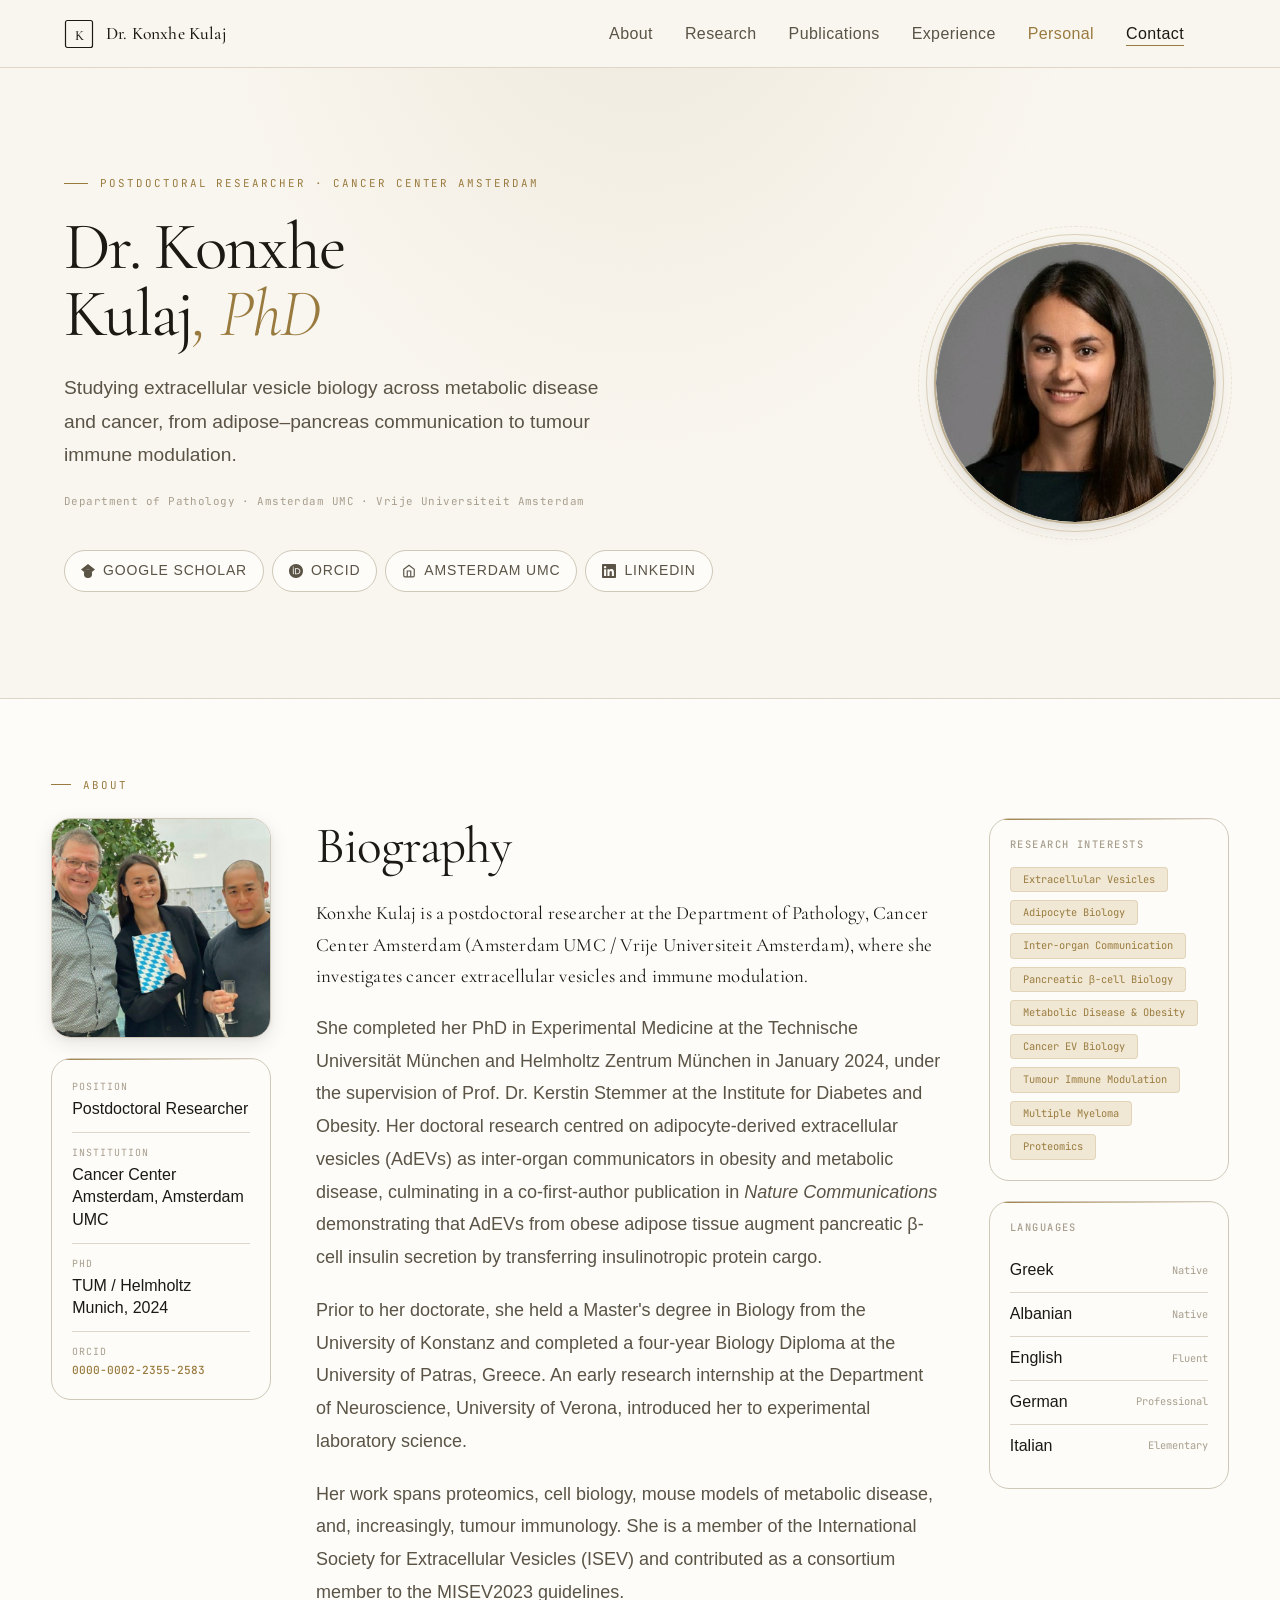
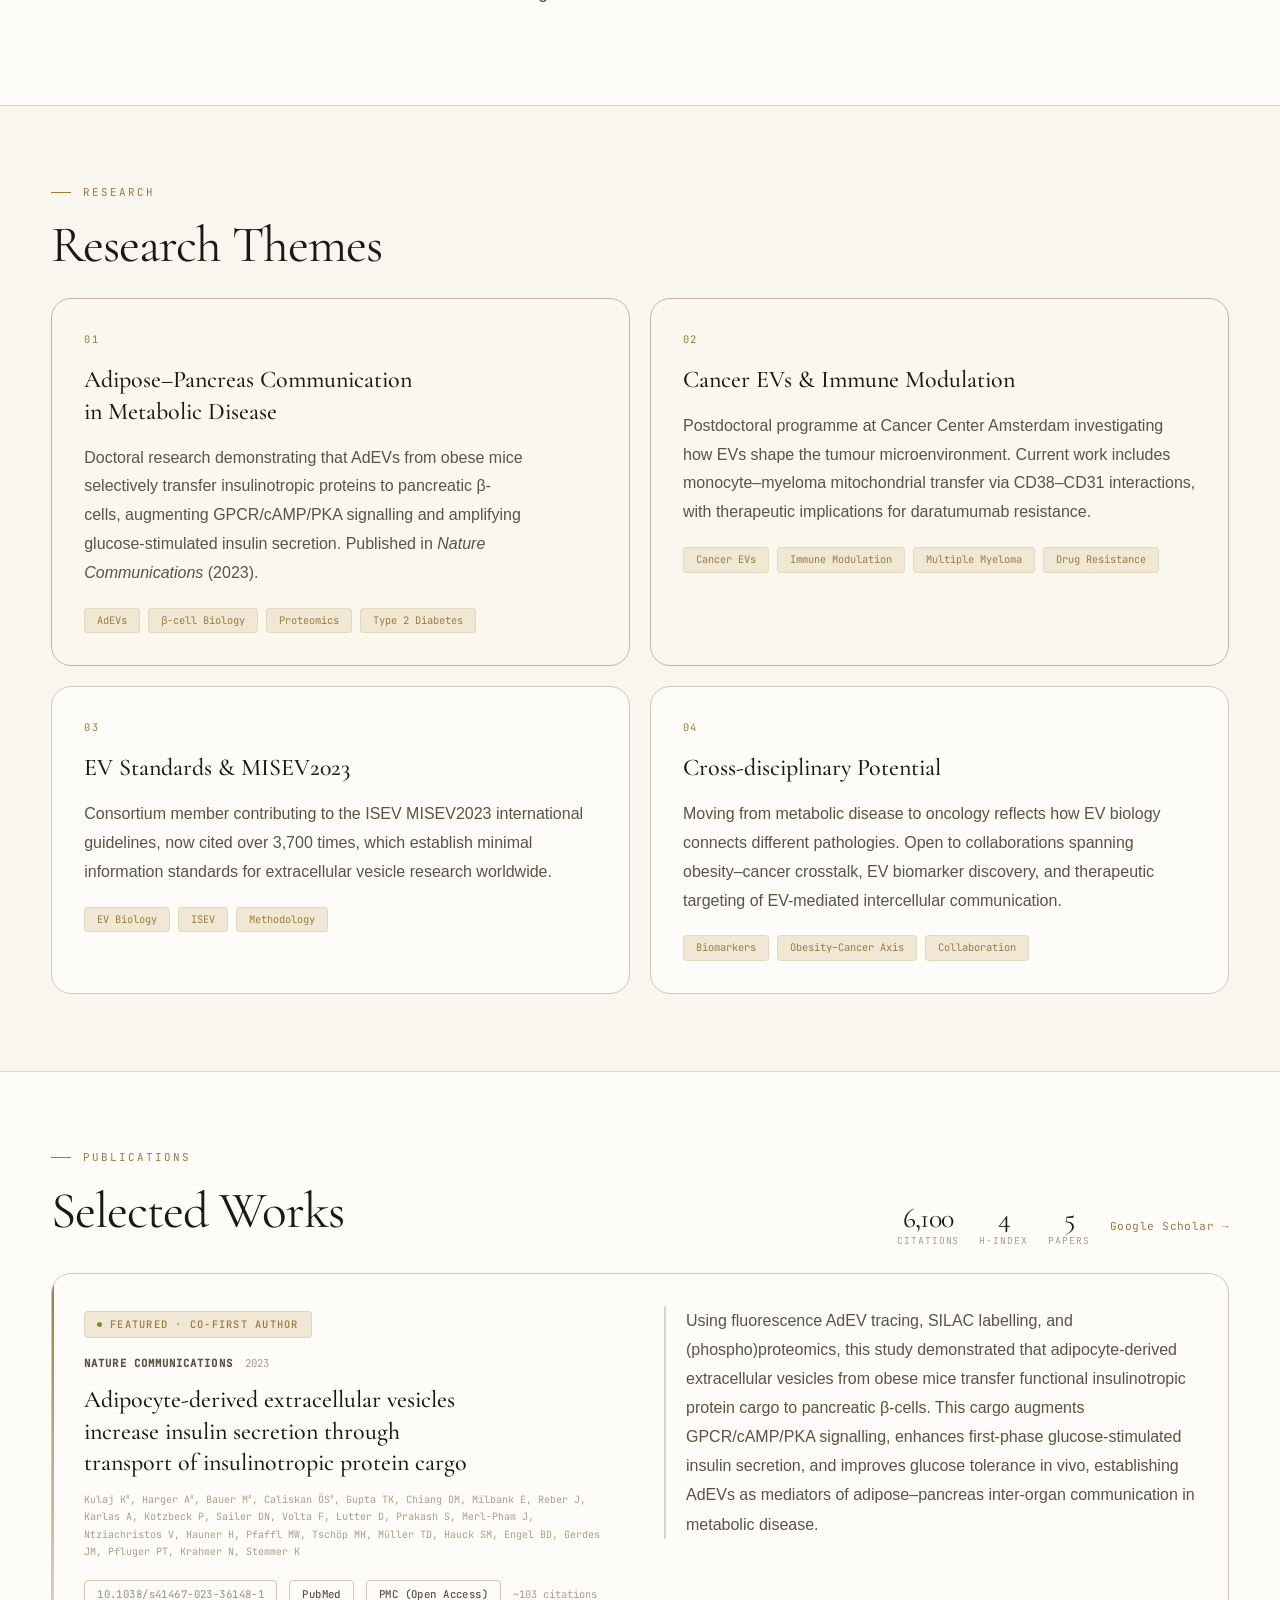
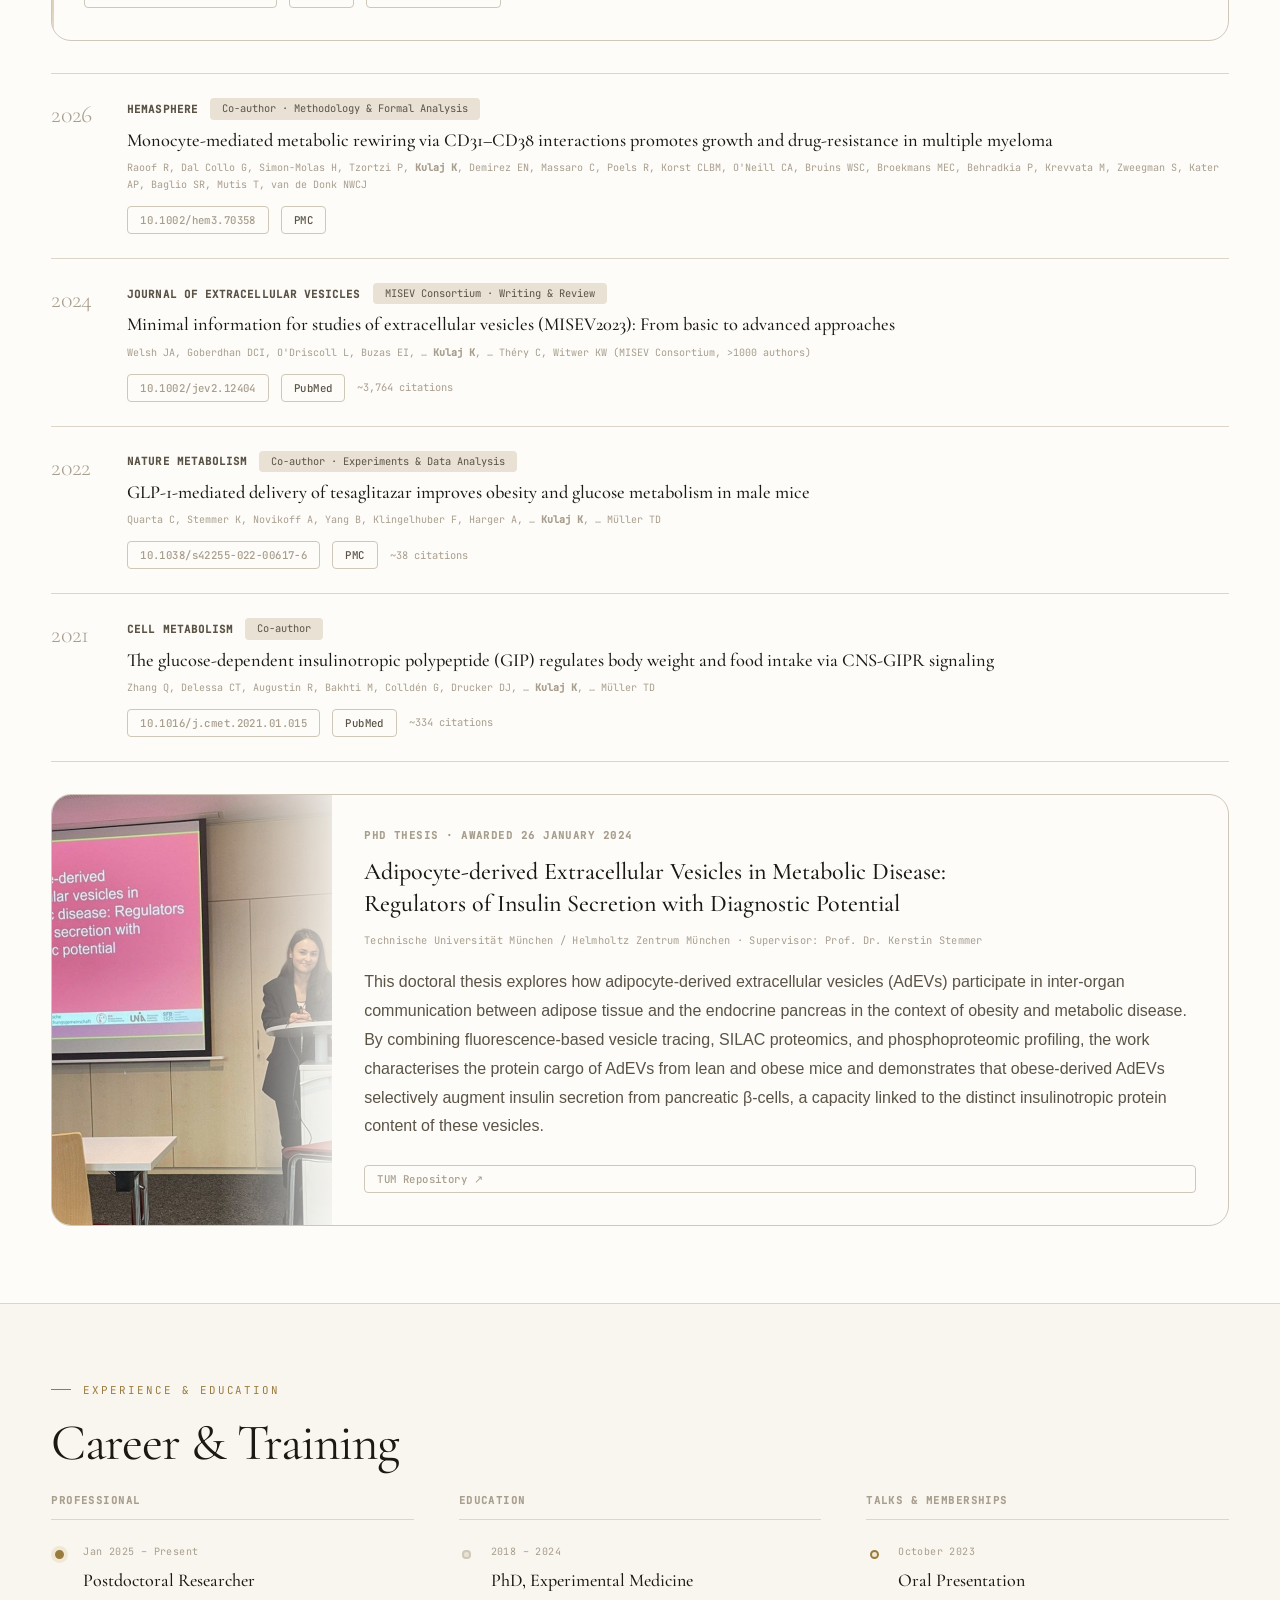
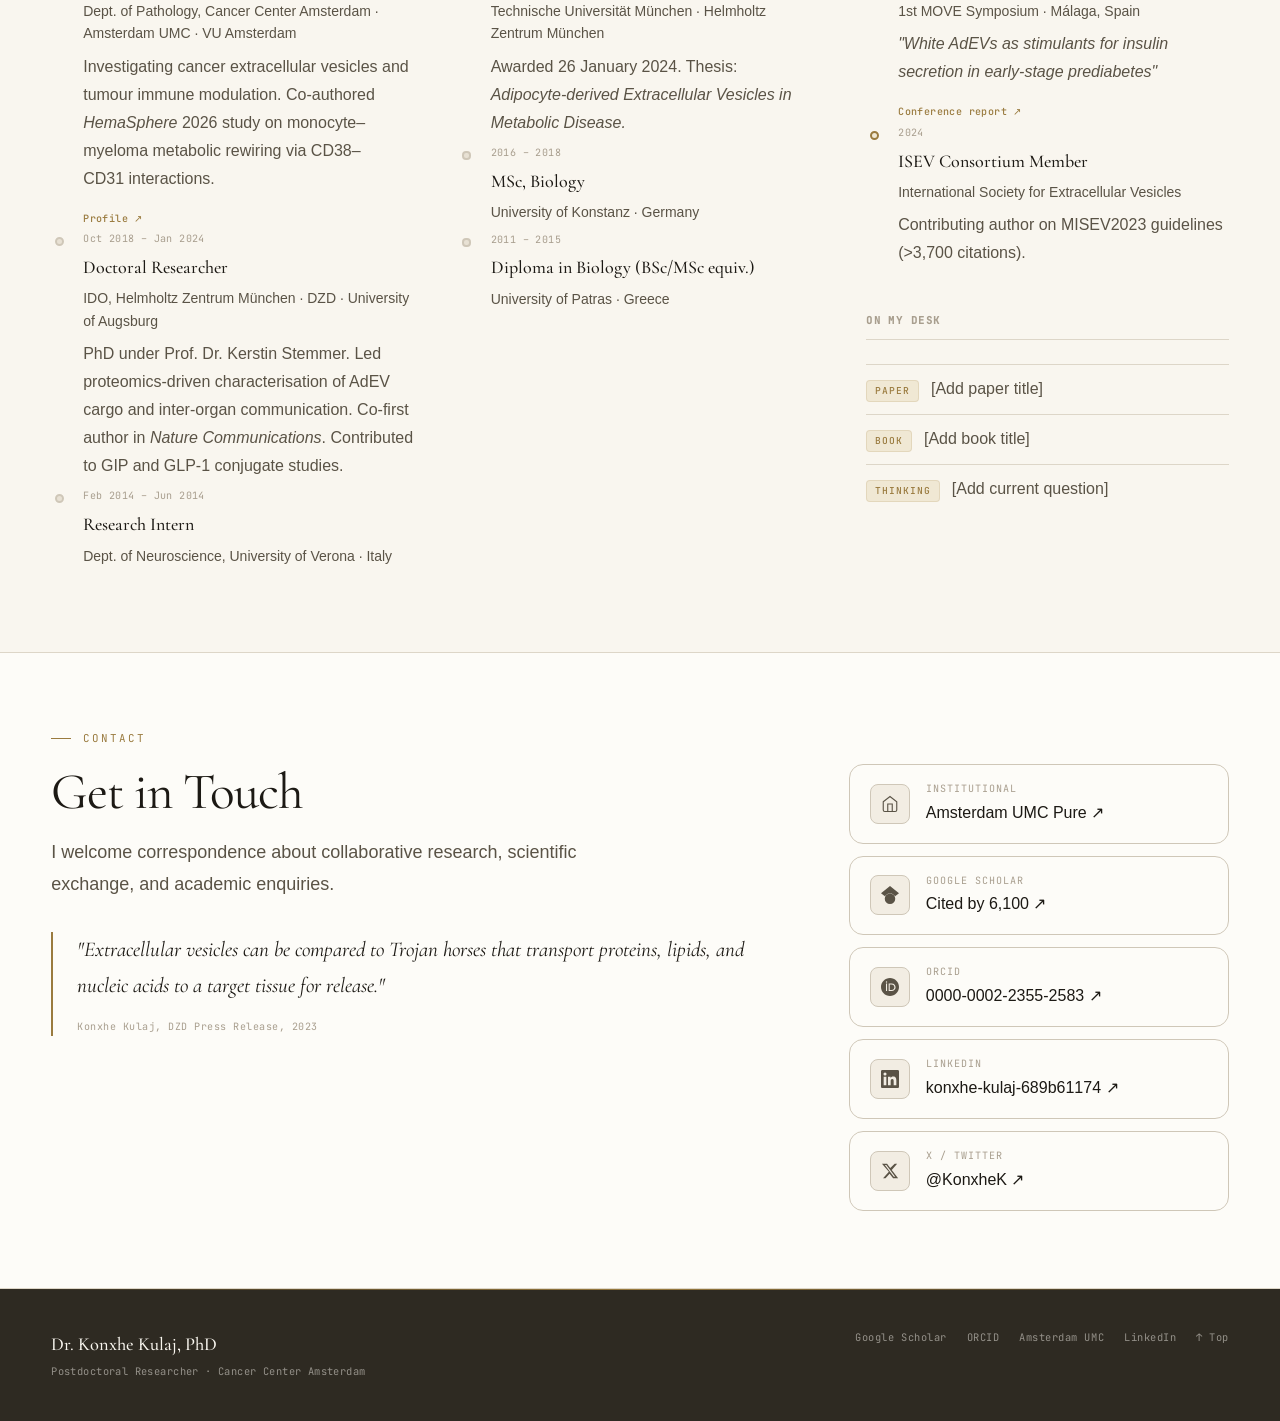
<file: index.html>
<!DOCTYPE html>
<html lang="en" data-theme="light">
<head>
  <meta charset="UTF-8" />
  <meta name="viewport" content="width=device-width, initial-scale=1.0" />
  <title>Dr. Konxhe Kulaj, PhD | Postdoctoral Researcher, Cancer Center Amsterdam</title>
  <meta name="description" content="Dr. Konxhe Kulaj is a postdoctoral researcher at Cancer Center Amsterdam (Amsterdam UMC) specialising in extracellular vesicle biology, metabolic disease, and cancer immunology." />
  <meta property="og:title" content="Dr. Konxhe Kulaj, PhD" />
  <meta property="og:description" content="Postdoctoral Researcher at Cancer Center Amsterdam · Extracellular Vesicles · Metabolic Disease · Cancer Immunology" />
  <meta property="og:type" content="website" />
  <link rel="canonical" href="https://konxhekulaj.com/" />
  <meta property="og:url" content="https://konxhekulaj.com/" />
  <meta property="og:site_name" content="Dr. Konxhe Kulaj" />
  <meta property="og:image" content="https://konxhekulaj.com/og-image.png" />
  <meta property="og:image:width" content="1200" />
  <meta property="og:image:height" content="630" />
  <meta name="twitter:card" content="summary_large_image" />
  <meta name="twitter:title" content="Dr. Konxhe Kulaj, PhD" />
  <meta name="twitter:description" content="Postdoctoral Researcher at Cancer Center Amsterdam · Extracellular Vesicles · Metabolic Disease · Cancer Immunology" />
  <meta name="twitter:image" content="https://konxhekulaj.com/og-image.png" />
  <link rel="icon" href="favicon.svg" type="image/svg+xml" />
  <link rel="apple-touch-icon" href="apple-touch-icon.png" />
  <meta name="theme-color" content="#f9f6ef" />
  <meta name="author" content="Konxhe Kulaj" />

  <link rel="stylesheet" href="fonts/fonts.css" />
  <link href="https://api.fontshare.com/v2/css?f[]=switzer@300,400,450,500,600&display=swap" rel="stylesheet" />

  <script type="application/ld+json">
  {
    "@context": "https://schema.org",
    "@type": "Person",
    "name": "Konxhe Kulaj",
    "honorificPrefix": "Dr.",
    "honorificSuffix": "PhD",
    "jobTitle": "Postdoctoral Researcher",
    "worksFor": { "@type": "Organization", "name": "Cancer Center Amsterdam, Amsterdam UMC" },
    "alumniOf": [
      {"@type": "EducationalOrganization", "name": "Technische Universität München"},
      {"@type": "EducationalOrganization", "name": "University of Konstanz"},
      {"@type": "EducationalOrganization", "name": "University of Patras"}
    ],
    "sameAs": [
      "https://orcid.org/0000-0002-2355-2583",
      "https://scholar.google.com/citations?user=rQQsSL4AAAAJ",
      "https://www.linkedin.com/in/konxhe-kulaj-689b61174/",
      "https://pure.amsterdamumc.nl/en/persons/konxhe-kulaj/"
    ]
  }
  </script>
  <link rel="stylesheet" href="style.css" />
</head>
<body>

  <!-- NAV -->
  <header class="site-header" id="site-header">
    <div class="header-inner">
      <a href="#top" class="site-logo" aria-label="Dr. Konxhe Kulaj, home">
        <svg width="30" height="30" viewBox="0 0 30 30" fill="none" aria-hidden="true">
          <rect x="1.5" y="1.5" width="27" height="27" rx="2" stroke="currentColor" stroke-width="1.2"/>
          <text x="15" y="21" text-anchor="middle" font-family="Cormorant Garamond,Georgia,serif" font-size="14" font-weight="500" fill="currentColor">K</text>
        </svg>
        <span class="logo-text">Dr. Konxhe Kulaj</span>
      </a>
      <nav class="site-nav" aria-label="Main navigation">
        <ul role="list">
          <li><a href="#about">About</a></li>
          <li><a href="#research">Research</a></li>
          <li><a href="#publications">Publications</a></li>
          <li><a href="#experience">Experience</a></li>
          <li><a href="personal.html" class="nav-personal">Personal</a></li>
          <li><a href="#contact">Contact</a></li>
        </ul>
      </nav>
      <div class="header-actions">
        <button class="mobile-menu-toggle" aria-label="Open menu" aria-expanded="false" aria-controls="mobile-nav" id="menu-btn">
          <span></span><span></span><span></span>
        </button>
      </div>
    </div>
    <div class="mobile-nav" id="mobile-nav" hidden>
      <ul role="list">
        <li><a href="#about">About</a></li>
        <li><a href="#research">Research</a></li>
        <li><a href="#publications">Publications</a></li>
        <li><a href="#experience">Experience</a></li>
        <li><a href="personal.html">Personal</a></li>
        <li><a href="#contact">Contact</a></li>
      </ul>
    </div>
  </header>

  <main id="top">

    <!-- HERO -->
    <section class="hero" aria-labelledby="hero-name">
      <div class="hero-inner">
        <div class="hero-left">
          <p class="hero-eyebrow">Postdoctoral Researcher · Cancer Center Amsterdam</p>
          <h1 class="hero-name" id="hero-name">Dr. Konxhe<br>Kulaj<span class="hero-phd">, PhD</span></h1>
          <p class="hero-statement">Studying extracellular vesicle biology across metabolic disease and cancer, from adipose–pancreas communication to tumour immune modulation.</p>
          <p class="hero-affil">Department of Pathology · Amsterdam UMC · Vrije Universiteit Amsterdam</p>
          <div class="hero-links">
            <a href="https://scholar.google.com/citations?user=rQQsSL4AAAAJ&hl=en" target="_blank" rel="noopener" class="hero-link">
              <svg width="14" height="14" viewBox="0 0 24 24" fill="currentColor" aria-hidden="true"><path d="M5.242 13.769L0 9.5 12 0l12 9.5-5.242 4.269C17.548 11.249 14.978 9.5 12 9.5c-2.977 0-5.548 1.748-6.758 4.269zM12 10a7 7 0 1 0 0 14 7 7 0 0 0 0-14z"/></svg>
              Google Scholar
            </a>
            <a href="https://orcid.org/0000-0002-2355-2583" target="_blank" rel="noopener" class="hero-link">
              <svg width="14" height="14" viewBox="0 0 24 24" fill="currentColor" aria-hidden="true"><path d="M12 0C5.372 0 0 5.372 0 12s5.372 12 12 12 12-5.372 12-12S18.628 0 12 0zM7.369 4.378c.525 0 .947.431.947.947s-.422.947-.947.947a.95.95 0 0 1-.947-.947c0-.525.422-.947.947-.947zm-.722 3.038h1.444v10.041H6.647V7.416zm3.562 0h3.9c3.712 0 5.344 2.653 5.344 5.025 0 2.578-2.016 5.016-5.325 5.016h-3.919V7.416zm1.444 1.303v7.444h2.297c3.272 0 3.872-2.484 3.872-3.722 0-2.016-1.266-3.722-3.872-3.722h-2.297z"/></svg>
              ORCID
            </a>
            <a href="https://pure.amsterdamumc.nl/en/persons/konxhe-kulaj/" target="_blank" rel="noopener" class="hero-link">
              <svg width="14" height="14" viewBox="0 0 24 24" fill="none" stroke="currentColor" stroke-width="2" aria-hidden="true"><path d="M3 9l9-7 9 7v11a2 2 0 0 1-2 2H5a2 2 0 0 1-2-2z"/><polyline points="9,22 9,12 15,12 15,22"/></svg>
              Amsterdam UMC
            </a>
            <a href="https://www.linkedin.com/in/konxhe-kulaj-689b61174/" target="_blank" rel="noopener" class="hero-link">
              <svg width="14" height="14" viewBox="0 0 24 24" fill="currentColor" aria-hidden="true"><path d="M20.447 20.452h-3.554v-5.569c0-1.328-.027-3.037-1.852-3.037-1.853 0-2.136 1.445-2.136 2.939v5.667H9.351V9h3.414v1.561h.046c.477-.9 1.637-1.85 3.37-1.85 3.601 0 4.267 2.37 4.267 5.455v6.286zM5.337 7.433a2.062 2.062 0 0 1-2.063-2.065 2.064 2.064 0 1 1 2.063 2.065zm1.782 13.019H3.555V9h3.564v11.452zM22.225 0H1.771C.792 0 0 .774 0 1.729v20.542C0 23.227.792 24 1.771 24h20.451C23.2 24 24 23.227 24 22.271V1.729C24 .774 23.2 0 22.222 0h.003z"/></svg>
              LinkedIn
            </a>
            <!-- CV button hidden until a public (no private details) CV exists. Restore by removing these comment markers.
            <a href="#contact" class="hero-link hero-link--cv">
              <svg width="14" height="14" viewBox="0 0 24 24" fill="none" stroke="currentColor" stroke-width="2" aria-hidden="true"><path d="M14 2H6a2 2 0 0 0-2 2v16a2 2 0 0 0 2 2h12a2 2 0 0 0 2-2V8z"/><polyline points="14,2 14,8 20,8"/></svg>
              CV
            </a>
            -->
          </div>
        </div>

        <div class="hero-right" aria-hidden="true">
          <div class="portrait-ring">
            <div class="portrait-circle">
              <img src="portrait-circle.png" alt="Dr. Konxhe Kulaj, PhD" loading="eager" />
            </div>
          </div>
        </div>
      </div>
    </section>

    <!-- ABOUT -->
    <section class="section section--alt" id="about" aria-labelledby="about-h">
      <div class="wide-container">
        <div class="section-label">About</div>
        <div class="about-layout">

          <div class="about-aside">
            <figure class="about-photo">
              <img src="photo-celebration.jpg" alt="Dr. Konxhe Kulaj at her PhD defence celebration, TUM, January 2024" loading="lazy" />
              <figcaption>PhD defence · TUM · January 2024</figcaption>
            </figure>
            <div class="quick-facts">
              <div class="qf-row">
                <span class="qf-label">Position</span>
                <span class="qf-val">Postdoctoral Researcher</span>
              </div>
              <div class="qf-row">
                <span class="qf-label">Institution</span>
                <span class="qf-val">Cancer Center Amsterdam, Amsterdam UMC</span>
              </div>
              <div class="qf-row">
                <span class="qf-label">PhD</span>
                <span class="qf-val">TUM / Helmholtz Munich, 2024</span>
              </div>
              <div class="qf-row">
                <span class="qf-label">ORCID</span>
                <a class="qf-val qf-link" href="https://orcid.org/0000-0002-2355-2583" target="_blank" rel="noopener">0000-0002-2355-2583</a>
              </div>
            </div>
          </div>

          <div class="about-bio">
            <h2 class="section-title" id="about-h">Biography</h2>
            <p class="about-lead">Konxhe Kulaj is a postdoctoral researcher at the Department of Pathology, Cancer Center Amsterdam (Amsterdam UMC / Vrije Universiteit Amsterdam), where she investigates cancer extracellular vesicles and immune modulation.</p>
            <p>She completed her PhD in Experimental Medicine at the Technische Universität München and Helmholtz Zentrum München in January 2024, under the supervision of Prof. Dr. Kerstin Stemmer at the Institute for Diabetes and Obesity. Her doctoral research centred on adipocyte-derived extracellular vesicles (AdEVs) as inter-organ communicators in obesity and metabolic disease, culminating in a co-first-author publication in <em>Nature Communications</em> demonstrating that AdEVs from obese adipose tissue augment pancreatic β-cell insulin secretion by transferring insulinotropic protein cargo.</p>
            <p>Prior to her doctorate, she held a Master's degree in Biology from the University of Konstanz and completed a four-year Biology Diploma at the University of Patras, Greece. An early research internship at the Department of Neuroscience, University of Verona, introduced her to experimental laboratory science.</p>
            <p>Her work spans proteomics, cell biology, mouse models of metabolic disease, and, increasingly, tumour immunology. She is a member of the International Society for Extracellular Vesicles (ISEV) and contributed as a consortium member to the MISEV2023 guidelines.</p>
          </div>

          <div class="about-meta">
            <div class="sidebar-card">
              <h3>Research Interests</h3>
              <ul class="keyword-list" role="list">
                <li>Extracellular Vesicles</li>
                <li>Adipocyte Biology</li>
                <li>Inter-organ Communication</li>
                <li>Pancreatic β-cell Biology</li>
                <li>Metabolic Disease &amp; Obesity</li>
                <li>Cancer EV Biology</li>
                <li>Tumour Immune Modulation</li>
                <li>Multiple Myeloma</li>
                <li>Proteomics</li>
              </ul>
            </div>
            <div class="sidebar-card">
              <h3>Languages</h3>
              <ul class="lang-list" role="list">
                <li><span>Greek</span><span class="lang-level">Native</span></li>
                <li><span>Albanian</span><span class="lang-level">Native</span></li>
                <li><span>English</span><span class="lang-level">Fluent</span></li>
                <li><span>German</span><span class="lang-level">Professional</span></li>
                <li><span>Italian</span><span class="lang-level">Elementary</span></li>
              </ul>
            </div>
          </div>

        </div>
      </div>
    </section>

    <!-- RESEARCH -->
    <section class="section" id="research" aria-labelledby="research-h">
      <div class="wide-container">
        <div class="section-label">Research</div>
        <h2 class="section-title" id="research-h">Research Themes</h2>
        <div class="research-grid">
          <article class="research-card research-card--featured">
            <div class="research-card__num">01</div>
            <h3 class="research-card__title">Adipose–Pancreas Communication in Metabolic Disease</h3>
            <p class="research-card__body">Doctoral research demonstrating that AdEVs from obese mice selectively transfer insulinotropic proteins to pancreatic β-cells, augmenting GPCR/cAMP/PKA signalling and amplifying glucose-stimulated insulin secretion. Published in <em>Nature Communications</em> (2023).</p>
            <div class="research-card__tags"><span>AdEVs</span><span>β-cell Biology</span><span>Proteomics</span><span>Type 2 Diabetes</span></div>
          </article>
          <article class="research-card research-card--featured">
            <div class="research-card__num">02</div>
            <h3 class="research-card__title">Cancer EVs &amp; Immune Modulation</h3>
            <p class="research-card__body">Postdoctoral programme at Cancer Center Amsterdam investigating how EVs shape the tumour microenvironment. Current work includes monocyte–myeloma mitochondrial transfer via CD38–CD31 interactions, with therapeutic implications for daratumumab resistance.</p>
            <div class="research-card__tags"><span>Cancer EVs</span><span>Immune Modulation</span><span>Multiple Myeloma</span><span>Drug Resistance</span></div>
          </article>
          <article class="research-card">
            <div class="research-card__num">03</div>
            <h3 class="research-card__title">EV Standards &amp; MISEV2023</h3>
            <p class="research-card__body">Consortium member contributing to the ISEV MISEV2023 international guidelines, now cited over 3,700 times, which establish minimal information standards for extracellular vesicle research worldwide.</p>
            <div class="research-card__tags"><span>EV Biology</span><span>ISEV</span><span>Methodology</span></div>
          </article>
          <article class="research-card">
            <div class="research-card__num">04</div>
            <h3 class="research-card__title">Cross-disciplinary Potential</h3>
            <p class="research-card__body">Moving from metabolic disease to oncology reflects how EV biology connects different pathologies. Open to collaborations spanning obesity–cancer crosstalk, EV biomarker discovery, and therapeutic targeting of EV-mediated intercellular communication.</p>
            <div class="research-card__tags"><span>Biomarkers</span><span>Obesity–Cancer Axis</span><span>Collaboration</span></div>
          </article>
        </div>
      </div>
    </section>

    <!-- PUBLICATIONS -->
    <section class="section section--alt" id="publications" aria-labelledby="pub-h">
      <div class="wide-container">
        <div class="section-label">Publications</div>
        <div class="pub-header">
          <h2 class="section-title" id="pub-h">Selected Works</h2>
          <div class="pub-metrics-inline">
            <div class="pmi"><span class="pmi-num">6,100</span><span class="pmi-label">Citations</span></div>
            <div class="pmi"><span class="pmi-num">4</span><span class="pmi-label">h-index</span></div>
            <div class="pmi"><span class="pmi-num">5</span><span class="pmi-label">Papers</span></div>
            <a href="https://scholar.google.com/citations?user=rQQsSL4AAAAJ&hl=en" target="_blank" rel="noopener" class="pmi-link">Google Scholar →</a>
          </div>
        </div>

        <div class="pub-featured">
          <div class="pub-featured__left">
            <div class="pub-featured__badge">Featured · Co-first Author</div>
            <div class="pub-featured__meta"><span class="pub-journal">Nature Communications</span><span class="pub-year">2023</span></div>
            <h3 class="pub-featured__title">Adipocyte-derived extracellular vesicles increase insulin secretion through transport of insulinotropic protein cargo</h3>
            <p class="pub-featured__authors">Kulaj K<sup>#</sup>, Harger A<sup>#</sup>, Bauer M<sup>#</sup>, Caliskan ÖS<sup>#</sup>, Gupta TK, Chiang DM, Milbank E, Reber J, Karlas A, Kotzbeck P, Sailer DN, Volta F, Lutter D, Prakash S, Merl-Pham J, Ntziachristos V, Hauner H, Pfaffl MW, Tschöp MH, Müller TD, Hauck SM, Engel BD, Gerdes JM, Pfluger PT, Krahmer N, Stemmer K</p>
            <div class="pub-featured__links">
              <a href="https://doi.org/10.1038/s41467-023-36148-1" target="_blank" rel="noopener" class="pub-link pub-link--doi">10.1038/s41467-023-36148-1</a>
              <a href="https://pubmed.ncbi.nlm.nih.gov/36759608/" target="_blank" rel="noopener" class="pub-link">PubMed</a>
              <a href="https://pmc.ncbi.nlm.nih.gov/articles/PMC9911726/" target="_blank" rel="noopener" class="pub-link">PMC (Open Access)</a>
              <span class="pub-cite">~103 citations</span>
            </div>
          </div>
          <div class="pub-featured__right">
            <p class="pub-featured__abstract">Using fluorescence AdEV tracing, SILAC labelling, and (phospho)proteomics, this study demonstrated that adipocyte-derived extracellular vesicles from obese mice transfer functional insulinotropic protein cargo to pancreatic β-cells. This cargo augments GPCR/cAMP/PKA signalling, enhances first-phase glucose-stimulated insulin secretion, and improves glucose tolerance in vivo, establishing AdEVs as mediators of adipose–pancreas inter-organ communication in metabolic disease.</p>
          </div>
        </div>

        <div class="pub-table">
          <div class="pub-row">
            <div class="pub-row__year">2026</div>
            <div class="pub-row__body">
              <div class="pub-row__meta"><span class="pub-journal">HemaSphere</span><span class="pub-role">Co-author · Methodology &amp; Formal Analysis</span></div>
              <h4 class="pub-row__title">Monocyte-mediated metabolic rewiring via CD31–CD38 interactions promotes growth and drug-resistance in multiple myeloma</h4>
              <p class="pub-row__authors">Raoof R, Dal Collo G, Simon-Molas H, Tzortzi P, <strong>Kulaj K</strong>, Demirez EN, Massaro C, Poels R, Korst CLBM, O'Neill CA, Bruins WSC, Broekmans MEC, Behradkia P, Krevvata M, Zweegman S, Kater AP, Baglio SR, Mutis T, van de Donk NWCJ</p>
              <div class="pub-row__links">
                <a href="https://doi.org/10.1002/hem3.70358" target="_blank" rel="noopener" class="pub-link pub-link--doi">10.1002/hem3.70358</a>
                <a href="https://pmc.ncbi.nlm.nih.gov/articles/PMC13084703/" target="_blank" rel="noopener" class="pub-link">PMC</a>
              </div>
            </div>
          </div>

          <div class="pub-row">
            <div class="pub-row__year">2024</div>
            <div class="pub-row__body">
              <div class="pub-row__meta"><span class="pub-journal">Journal of Extracellular Vesicles</span><span class="pub-role">MISEV Consortium · Writing &amp; Review</span></div>
              <h4 class="pub-row__title">Minimal information for studies of extracellular vesicles (MISEV2023): From basic to advanced approaches</h4>
              <p class="pub-row__authors">Welsh JA, Goberdhan DCI, O'Driscoll L, Buzas EI, … <strong>Kulaj K</strong>, … Théry C, Witwer KW (MISEV Consortium, >1000 authors)</p>
              <div class="pub-row__links">
                <a href="https://doi.org/10.1002/jev2.12404" target="_blank" rel="noopener" class="pub-link pub-link--doi">10.1002/jev2.12404</a>
                <a href="https://pubmed.ncbi.nlm.nih.gov/38326288/" target="_blank" rel="noopener" class="pub-link">PubMed</a>
                <span class="pub-cite">~3,764 citations</span>
              </div>
            </div>
          </div>

          <div class="pub-row">
            <div class="pub-row__year">2022</div>
            <div class="pub-row__body">
              <div class="pub-row__meta"><span class="pub-journal">Nature Metabolism</span><span class="pub-role">Co-author · Experiments &amp; Data Analysis</span></div>
              <h4 class="pub-row__title">GLP-1-mediated delivery of tesaglitazar improves obesity and glucose metabolism in male mice</h4>
              <p class="pub-row__authors">Quarta C, Stemmer K, Novikoff A, Yang B, Klingelhuber F, Harger A, … <strong>Kulaj K</strong>, … Müller TD</p>
              <div class="pub-row__links">
                <a href="https://doi.org/10.1038/s42255-022-00617-6" target="_blank" rel="noopener" class="pub-link pub-link--doi">10.1038/s42255-022-00617-6</a>
                <a href="https://pmc.ncbi.nlm.nih.gov/articles/PMC9398908/" target="_blank" rel="noopener" class="pub-link">PMC</a>
                <span class="pub-cite">~38 citations</span>
              </div>
            </div>
          </div>

          <div class="pub-row">
            <div class="pub-row__year">2021</div>
            <div class="pub-row__body">
              <div class="pub-row__meta"><span class="pub-journal">Cell Metabolism</span><span class="pub-role">Co-author</span></div>
              <h4 class="pub-row__title">The glucose-dependent insulinotropic polypeptide (GIP) regulates body weight and food intake via CNS-GIPR signaling</h4>
              <p class="pub-row__authors">Zhang Q, Delessa CT, Augustin R, Bakhti M, Colldén G, Drucker DJ, … <strong>Kulaj K</strong>, … Müller TD</p>
              <div class="pub-row__links">
                <a href="https://doi.org/10.1016/j.cmet.2021.01.015" target="_blank" rel="noopener" class="pub-link pub-link--doi">10.1016/j.cmet.2021.01.015</a>
                <a href="https://pubmed.ncbi.nlm.nih.gov/33571454/" target="_blank" rel="noopener" class="pub-link">PubMed</a>
                <span class="pub-cite">~334 citations</span>
              </div>
            </div>
          </div>
        </div>

        <div class="thesis-block" id="thesis">
          <div class="thesis-block__image">
            <img src="photo-defence.jpg" alt="Dr. Konxhe Kulaj presenting her PhD defence at TUM, January 26 2024" loading="lazy" />
          </div>
          <div class="thesis-block__content">
            <div class="thesis-block__label">PhD Thesis · Awarded 26 January 2024</div>
            <h3 class="thesis-block__title">Adipocyte-derived Extracellular Vesicles in Metabolic Disease: Regulators of Insulin Secretion with Diagnostic Potential</h3>
            <p class="thesis-block__meta-line">Technische Universität München / Helmholtz Zentrum München · Supervisor: Prof. Dr. Kerstin Stemmer</p>
            <p class="thesis-block__abstract">This doctoral thesis explores how adipocyte-derived extracellular vesicles (AdEVs) participate in inter-organ communication between adipose tissue and the endocrine pancreas in the context of obesity and metabolic disease. By combining fluorescence-based vesicle tracing, SILAC proteomics, and phosphoproteomic profiling, the work characterises the protein cargo of AdEVs from lean and obese mice and demonstrates that obese-derived AdEVs selectively augment insulin secretion from pancreatic β-cells, a capacity linked to the distinct insulinotropic protein content of these vesicles.</p>
            <a href="https://mediatum.ub.tum.de/1718985" target="_blank" rel="noopener" class="pub-link pub-link--doi">TUM Repository ↗</a>
          </div>
        </div>

      </div>
    </section>

    <!-- EXPERIENCE -->
    <section class="section" id="experience" aria-labelledby="exp-h">
      <div class="wide-container">
        <div class="section-label">Experience &amp; Education</div>
        <h2 class="section-title" id="exp-h">Career &amp; Training</h2>

        <div class="exp-grid">

          <div class="exp-col">
            <h3 class="exp-col__heading">Professional</h3>
            <div class="timeline">
              <article class="timeline-item timeline-item--current">
                <div class="tl-marker"></div>
                <div class="tl-body">
                  <div class="tl-period">Jan 2025 – Present</div>
                  <h4 class="tl-role">Postdoctoral Researcher</h4>
                  <p class="tl-org">Dept. of Pathology, Cancer Center Amsterdam · Amsterdam UMC · VU Amsterdam</p>
                  <p class="tl-desc">Investigating cancer extracellular vesicles and tumour immune modulation. Co-authored <em>HemaSphere</em> 2026 study on monocyte–myeloma metabolic rewiring via CD38–CD31 interactions.</p>
                  <a href="https://pure.amsterdamumc.nl/en/persons/konxhe-kulaj/" target="_blank" rel="noopener" class="tl-link">Profile ↗</a>
                </div>
              </article>
              <article class="timeline-item">
                <div class="tl-marker"></div>
                <div class="tl-body">
                  <div class="tl-period">Oct 2018 – Jan 2024</div>
                  <h4 class="tl-role">Doctoral Researcher</h4>
                  <p class="tl-org">IDO, Helmholtz Zentrum München · DZD · University of Augsburg</p>
                  <p class="tl-desc">PhD under Prof. Dr. Kerstin Stemmer. Led proteomics-driven characterisation of AdEV cargo and inter-organ communication. Co-first author in <em>Nature Communications</em>. Contributed to GIP and GLP-1 conjugate studies.</p>
                </div>
              </article>
              <article class="timeline-item">
                <div class="tl-marker"></div>
                <div class="tl-body">
                  <div class="tl-period">Feb 2014 – Jun 2014</div>
                  <h4 class="tl-role">Research Intern</h4>
                  <p class="tl-org">Dept. of Neuroscience, University of Verona · Italy</p>
                </div>
              </article>
            </div>
          </div>

          <div class="exp-col">
            <h3 class="exp-col__heading">Education</h3>
            <div class="timeline">
              <article class="timeline-item">
                <div class="tl-marker tl-marker--edu"></div>
                <div class="tl-body">
                  <div class="tl-period">2018 – 2024</div>
                  <h4 class="tl-role">PhD, Experimental Medicine</h4>
                  <p class="tl-org">Technische Universität München · Helmholtz Zentrum München</p>
                  <p class="tl-desc">Awarded 26 January 2024. Thesis: <em>Adipocyte-derived Extracellular Vesicles in Metabolic Disease.</em></p>
                </div>
              </article>
              <article class="timeline-item">
                <div class="tl-marker tl-marker--edu"></div>
                <div class="tl-body">
                  <div class="tl-period">2016 – 2018</div>
                  <h4 class="tl-role">MSc, Biology</h4>
                  <p class="tl-org">University of Konstanz · Germany</p>
                </div>
              </article>
              <article class="timeline-item">
                <div class="tl-marker tl-marker--edu"></div>
                <div class="tl-body">
                  <div class="tl-period">2011 – 2015</div>
                  <h4 class="tl-role">Diploma in Biology (BSc/MSc equiv.)</h4>
                  <p class="tl-org">University of Patras · Greece</p>
                </div>
              </article>
            </div>
          </div>

          <div class="exp-col">
            <h3 class="exp-col__heading">Talks &amp; Memberships</h3>
            <div class="timeline">
              <article class="timeline-item">
                <div class="tl-marker tl-marker--conf"></div>
                <div class="tl-body">
                  <div class="tl-period">October 2023</div>
                  <h4 class="tl-role">Oral Presentation</h4>
                  <p class="tl-org">1st MOVE Symposium · Málaga, Spain</p>
                  <p class="tl-desc"><em>"White AdEVs as stimulants for insulin secretion in early-stage prediabetes"</em></p>
                  <a href="https://www.oaepublish.com/articles/evcna.2024.09" target="_blank" rel="noopener" class="tl-link">Conference report ↗</a>
                </div>
              </article>
              <article class="timeline-item">
                <div class="tl-marker tl-marker--conf"></div>
                <div class="tl-body">
                  <div class="tl-period">2024</div>
                  <h4 class="tl-role">ISEV Consortium Member</h4>
                  <p class="tl-org">International Society for Extracellular Vesicles</p>
                  <p class="tl-desc">Contributing author on MISEV2023 guidelines (>3,700 citations).</p>
                </div>
              </article>
            </div>

            <h3 class="exp-col__heading" style="margin-top:var(--space-10)">On My Desk</h3>
            <div class="reading-stack">
              <div class="reading-row"><span class="reading-tag">Paper</span><span class="reading-title">[Add paper title]</span></div>
              <div class="reading-row"><span class="reading-tag">Book</span><span class="reading-title">[Add book title]</span></div>
              <div class="reading-row"><span class="reading-tag">Thinking</span><span class="reading-title">[Add current question]</span></div>
            </div>
          </div>

        </div>
      </div>
    </section>

    <!-- CONTACT -->
    <section class="section section--alt" id="contact" aria-labelledby="contact-h">
      <div class="wide-container">
        <div class="section-label">Contact</div>
        <div class="contact-layout">

          <div class="contact-left">
            <h2 class="section-title" id="contact-h">Get in Touch</h2>
            <p class="contact-intro">I welcome correspondence about collaborative research, scientific exchange, and academic enquiries.</p>
            <blockquote class="contact-quote">
              "Extracellular vesicles can be compared to Trojan horses that transport proteins, lipids, and nucleic acids to a target tissue for release."
              <cite>Konxhe Kulaj, DZD Press Release, 2023</cite>
            </blockquote>
          </div>

          <div class="contact-links">
            <a href="https://pure.amsterdamumc.nl/en/persons/konxhe-kulaj/" target="_blank" rel="noopener" class="contact-item">
              <div class="contact-item__icon"><svg width="18" height="18" viewBox="0 0 24 24" fill="none" stroke="currentColor" stroke-width="1.5" aria-hidden="true"><path d="M3 9l9-7 9 7v11a2 2 0 0 1-2 2H5a2 2 0 0 1-2-2z"/><polyline points="9,22 9,12 15,12 15,22"/></svg></div>
              <div class="contact-item__body"><span class="contact-item__label">Institutional</span><span class="contact-item__val">Amsterdam UMC Pure ↗</span></div>
            </a>
            <a href="https://scholar.google.com/citations?user=rQQsSL4AAAAJ&hl=en" target="_blank" rel="noopener" class="contact-item">
              <div class="contact-item__icon"><svg width="18" height="18" viewBox="0 0 24 24" fill="currentColor" aria-hidden="true"><path d="M5.242 13.769L0 9.5 12 0l12 9.5-5.242 4.269C17.548 11.249 14.978 9.5 12 9.5c-2.977 0-5.548 1.748-6.758 4.269zM12 10a7 7 0 1 0 0 14 7 7 0 0 0 0-14z"/></svg></div>
              <div class="contact-item__body"><span class="contact-item__label">Google Scholar</span><span class="contact-item__val">Cited by 6,100 ↗</span></div>
            </a>
            <a href="https://orcid.org/0000-0002-2355-2583" target="_blank" rel="noopener" class="contact-item">
              <div class="contact-item__icon"><svg width="18" height="18" viewBox="0 0 24 24" fill="currentColor" aria-hidden="true"><path d="M12 0C5.372 0 0 5.372 0 12s5.372 12 12 12 12-5.372 12-12S18.628 0 12 0zM7.369 4.378c.525 0 .947.431.947.947s-.422.947-.947.947a.95.95 0 0 1-.947-.947c0-.525.422-.947.947-.947zm-.722 3.038h1.444v10.041H6.647V7.416zm3.562 0h3.9c3.712 0 5.344 2.653 5.344 5.025 0 2.578-2.016 5.016-5.325 5.016h-3.919V7.416zm1.444 1.303v7.444h2.297c3.272 0 3.872-2.484 3.872-3.722 0-2.016-1.266-3.722-3.872-3.722h-2.297z"/></svg></div>
              <div class="contact-item__body"><span class="contact-item__label">ORCID</span><span class="contact-item__val">0000-0002-2355-2583 ↗</span></div>
            </a>
            <a href="https://www.linkedin.com/in/konxhe-kulaj-689b61174/" target="_blank" rel="noopener" class="contact-item">
              <div class="contact-item__icon"><svg width="18" height="18" viewBox="0 0 24 24" fill="currentColor" aria-hidden="true"><path d="M20.447 20.452h-3.554v-5.569c0-1.328-.027-3.037-1.852-3.037-1.853 0-2.136 1.445-2.136 2.939v5.667H9.351V9h3.414v1.561h.046c.477-.9 1.637-1.85 3.37-1.85 3.601 0 4.267 2.37 4.267 5.455v6.286zM5.337 7.433a2.062 2.062 0 0 1-2.063-2.065 2.064 2.064 0 1 1 2.063 2.065zm1.782 13.019H3.555V9h3.564v11.452zM22.225 0H1.771C.792 0 0 .774 0 1.729v20.542C0 23.227.792 24 1.771 24h20.451C23.2 24 24 23.227 24 22.271V1.729C24 .774 23.2 0 22.222 0h.003z"/></svg></div>
              <div class="contact-item__body"><span class="contact-item__label">LinkedIn</span><span class="contact-item__val">konxhe-kulaj-689b61174 ↗</span></div>
            </a>
            <a href="https://x.com/KonxheK" target="_blank" rel="noopener" class="contact-item">
              <div class="contact-item__icon"><svg width="18" height="18" viewBox="0 0 24 24" fill="currentColor" aria-hidden="true"><path d="M18.244 2.25h3.308l-7.227 8.26 8.502 11.24H16.17l-4.714-6.231-5.401 6.231H2.744l7.737-8.835L1.254 2.25H8.08l4.259 5.631zm-1.161 17.52h1.833L7.084 4.126H5.117z"/></svg></div>
              <div class="contact-item__body"><span class="contact-item__label">X / Twitter</span><span class="contact-item__val">@KonxheK ↗</span></div>
            </a>
            <!-- CV row hidden until a public (no private details) CV exists. Restore by removing these comment markers.
            <div class="contact-item contact-item--cv">
              <div class="contact-item__icon"><svg width="18" height="18" viewBox="0 0 24 24" fill="none" stroke="currentColor" stroke-width="1.5" aria-hidden="true"><path d="M14 2H6a2 2 0 0 0-2 2v16a2 2 0 0 0 2 2h12a2 2 0 0 0 2-2V8z"/><polyline points="14,2 14,8 20,8"/></svg></div>
              <div class="contact-item__body"><span class="contact-item__label">Curriculum Vitae</span><a href="#" class="contact-item__val">[Add CV link here]</a></div>
            </div>
            -->
          </div>

        </div>
      </div>
    </section>

  </main>

  <footer class="site-footer">
    <div class="footer-inner wide-container">
      <div class="footer-left">
        <p class="footer-name">Dr. Konxhe Kulaj, PhD</p>
        <p class="footer-role">Postdoctoral Researcher · Cancer Center Amsterdam</p>
      </div>
      <nav class="footer-nav" aria-label="Footer navigation">
        <a href="https://scholar.google.com/citations?user=rQQsSL4AAAAJ&hl=en" target="_blank" rel="noopener">Google Scholar</a>
        <a href="https://orcid.org/0000-0002-2355-2583" target="_blank" rel="noopener">ORCID</a>
        <a href="https://pure.amsterdamumc.nl/en/persons/konxhe-kulaj/" target="_blank" rel="noopener">Amsterdam UMC</a>
        <a href="https://www.linkedin.com/in/konxhe-kulaj-689b61174/" target="_blank" rel="noopener">LinkedIn</a>
        <a href="#top">↑ Top</a>
      </nav>
    </div>
  </footer>

  <script src="main.js"></script>
</body>
</html>
</file>
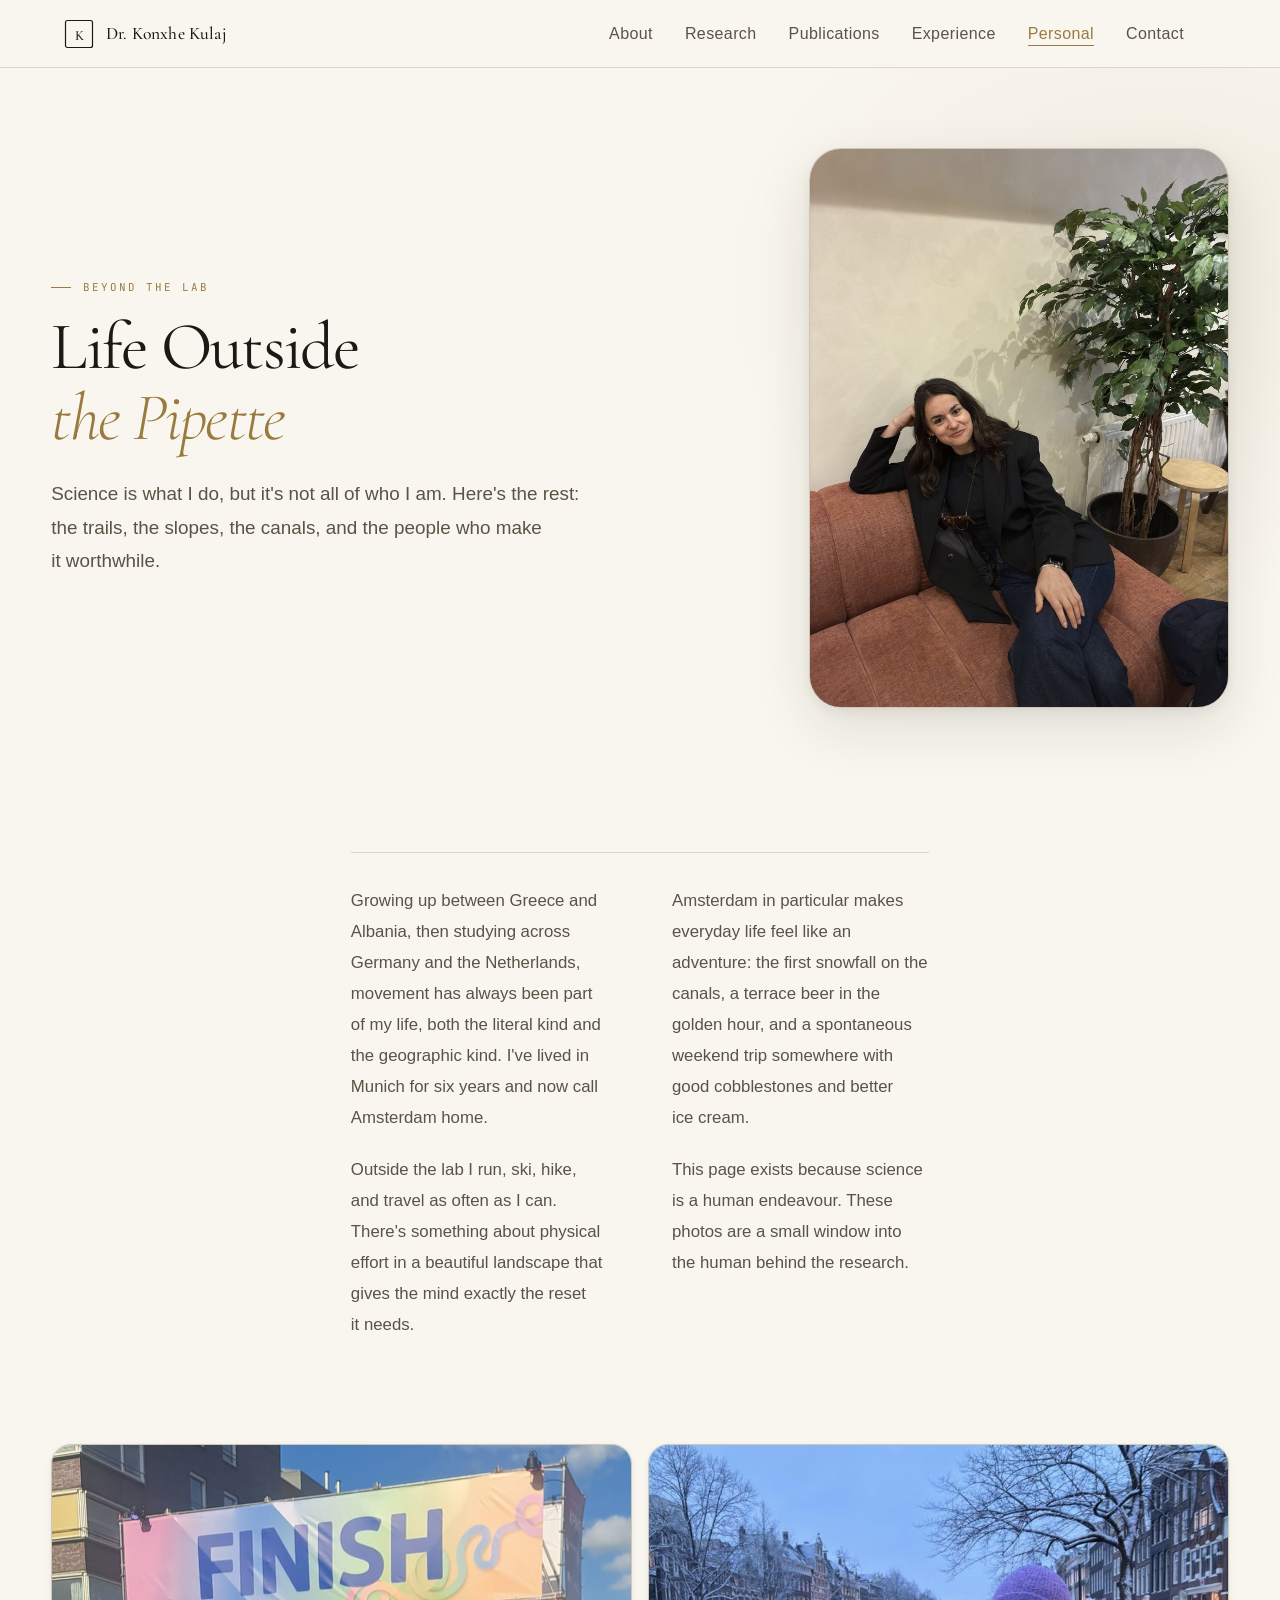
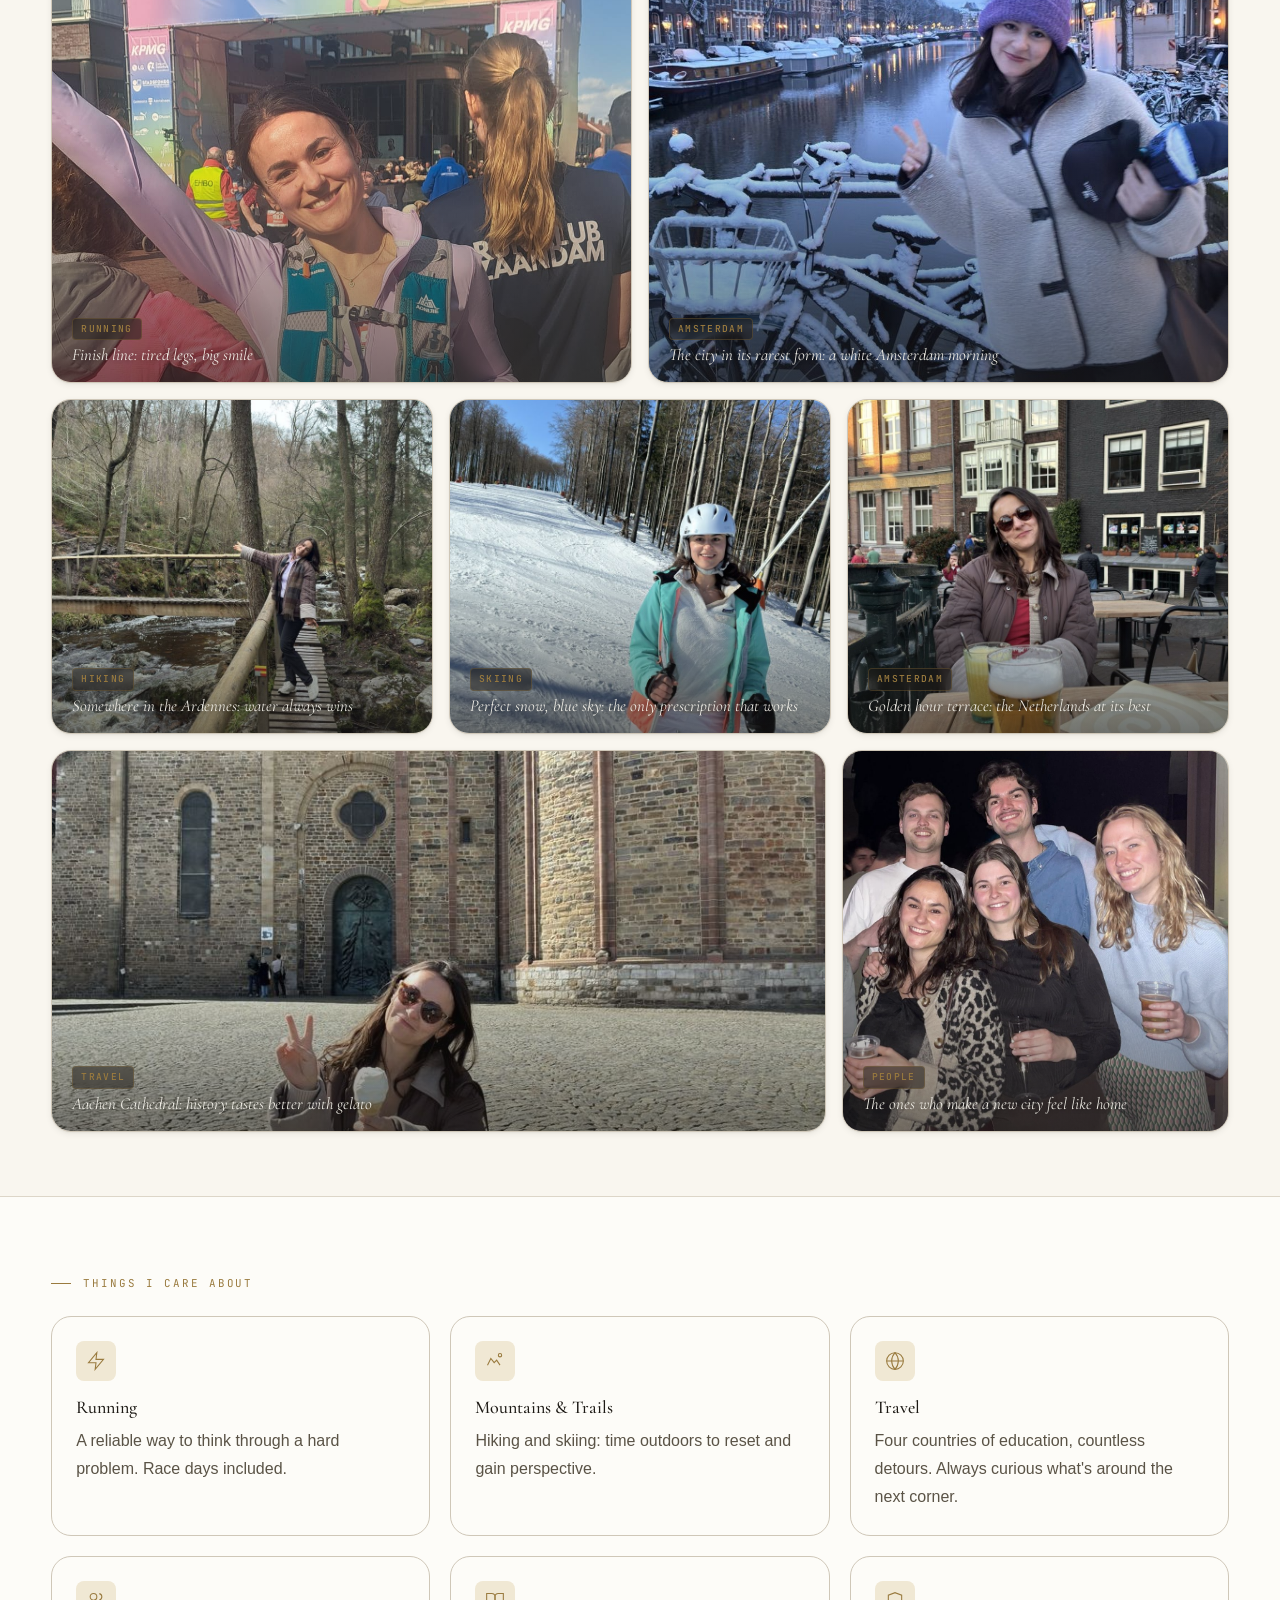
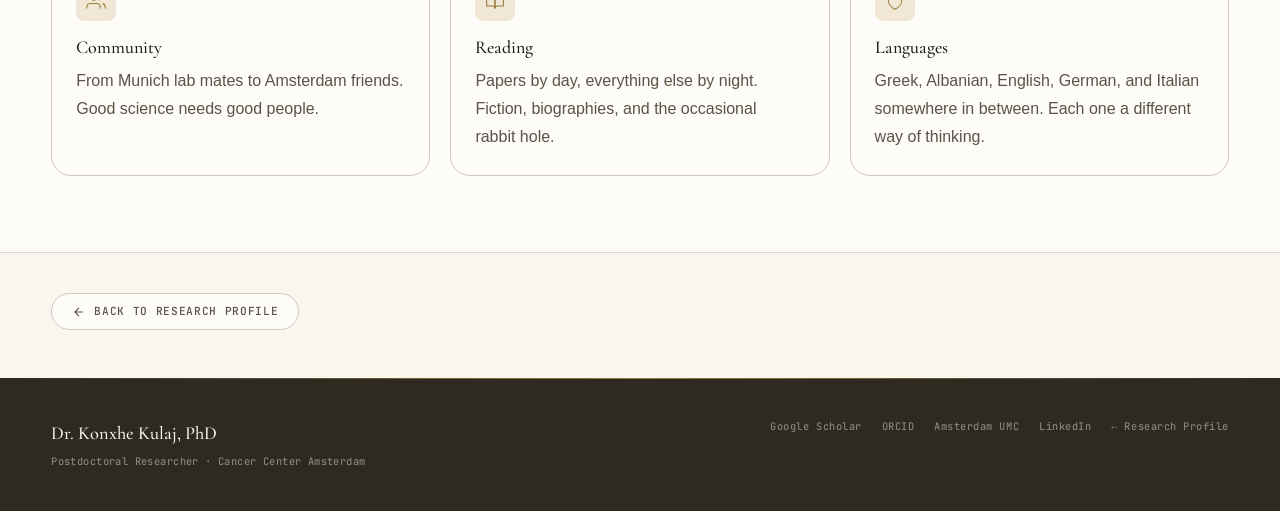
<file: personal.html>
<!DOCTYPE html>
<html lang="en" data-theme="light">
<head>
  <meta charset="UTF-8" />
  <meta name="viewport" content="width=device-width, initial-scale=1.0" />
  <title>Beyond the Lab | Dr. Konxhe Kulaj</title>
  <meta name="description" content="A personal look at the life of Dr. Konxhe Kulaj: running, hiking, travelling, skiing, and life in Amsterdam." />
  <meta property="og:title" content="Beyond the Lab | Dr. Konxhe Kulaj" />
  <meta property="og:description" content="A personal look at the life of Dr. Konxhe Kulaj: running, hiking, travelling, skiing, and life in Amsterdam." />
  <meta property="og:type" content="website" />
  <link rel="canonical" href="https://konxhekulaj.com/personal.html" />
  <meta property="og:url" content="https://konxhekulaj.com/personal.html" />
  <meta property="og:site_name" content="Dr. Konxhe Kulaj" />
  <meta property="og:image" content="https://konxhekulaj.com/og-image.png" />
  <meta property="og:image:width" content="1200" />
  <meta property="og:image:height" content="630" />
  <meta name="twitter:card" content="summary_large_image" />
  <meta name="twitter:title" content="Beyond the Lab | Dr. Konxhe Kulaj" />
  <meta name="twitter:description" content="A personal look at the life of Dr. Konxhe Kulaj: running, hiking, travelling, skiing, and life in Amsterdam." />
  <meta name="twitter:image" content="https://konxhekulaj.com/og-image.png" />
  <link rel="icon" href="favicon.svg" type="image/svg+xml" />
  <link rel="apple-touch-icon" href="apple-touch-icon.png" />
  <meta name="theme-color" content="#f9f6ef" />

  <link rel="stylesheet" href="fonts/fonts.css" />
  <link href="https://api.fontshare.com/v2/css?f[]=switzer@300,400,450,500,600&display=swap" rel="stylesheet" />

  <link rel="stylesheet" href="style.css" />
  <link rel="stylesheet" href="personal.css" />
</head>
<body>

  <!-- NAV -->
  <header class="site-header" id="site-header">
    <div class="header-inner">
      <a href="index.html" class="site-logo" aria-label="Dr. Konxhe Kulaj, home">
        <svg width="30" height="30" viewBox="0 0 30 30" fill="none" aria-hidden="true">
          <rect x="1.5" y="1.5" width="27" height="27" rx="2" stroke="currentColor" stroke-width="1.2"/>
          <text x="15" y="21" text-anchor="middle" font-family="Cormorant Garamond,Georgia,serif" font-size="14" font-weight="500" fill="currentColor">K</text>
        </svg>
        <span class="logo-text">Dr. Konxhe Kulaj</span>
      </a>
      <nav class="site-nav" aria-label="Main navigation">
        <ul role="list">
          <li><a href="index.html#about">About</a></li>
          <li><a href="index.html#research">Research</a></li>
          <li><a href="index.html#publications">Publications</a></li>
          <li><a href="index.html#experience">Experience</a></li>
          <li><a href="personal.html" class="nav-personal active">Personal</a></li>
          <li><a href="index.html#contact">Contact</a></li>
        </ul>
      </nav>
      <div class="header-actions">
        <button class="mobile-menu-toggle" aria-label="Open menu" aria-expanded="false" aria-controls="mobile-nav" id="menu-btn">
          <span></span><span></span><span></span>
        </button>
      </div>
    </div>
    <div class="mobile-nav" id="mobile-nav" hidden>
      <ul role="list">
        <li><a href="index.html#about">About</a></li>
        <li><a href="index.html#research">Research</a></li>
        <li><a href="index.html#publications">Publications</a></li>
        <li><a href="index.html#experience">Experience</a></li>
        <li><a href="personal.html">Personal</a></li>
        <li><a href="index.html#contact">Contact</a></li>
      </ul>
    </div>
  </header>

  <main>

    <!-- PAGE HERO -->
    <section class="personal-hero">
      <div class="personal-hero__inner wide-container">
        <div class="personal-hero__text">
          <p class="section-label">Beyond the Lab</p>
          <h1 class="personal-hero__title">Life Outside<br><em>the Pipette</em></h1>
          <p class="personal-hero__intro">Science is what I do, but it's not all of who I am. Here's the rest: the trails, the slopes, the canals, and the people who make it worthwhile.</p>
        </div>
        <div class="personal-hero__portrait">
          <img src="personal-sofa.jpg" alt="Konxhe relaxing on a sofa" loading="eager" />
        </div>
      </div>
    </section>

    <!-- EDITORIAL INTRO — 2 col text -->
    <section class="personal-intro wide-container">
      <div class="personal-intro__grid">
        <div class="personal-intro__col fade-in">
          <p>Growing up between Greece and Albania, then studying across Germany and the Netherlands, movement has always been part of my life, both the literal kind and the geographic kind. I've lived in Munich for six years and now call Amsterdam home.</p>
          <p>Outside the lab I run, ski, hike, and travel as often as I can. There's something about physical effort in a beautiful landscape that gives the mind exactly the reset it needs.</p>
        </div>
        <div class="personal-intro__col fade-in">
          <p>Amsterdam in particular makes everyday life feel like an adventure: the first snowfall on the canals, a terrace beer in the golden hour, and a spontaneous weekend trip somewhere with good cobblestones and better ice cream.</p>
          <p>This page exists because science is a human endeavour. These photos are a small window into the human behind the research.</p>
        </div>
      </div>
    </section>

    <!-- PHOTO MOSAIC -->
    <section class="personal-mosaic wide-container">

      <!-- Row 1: Running (tall) + Canal in snow (tall) -->
      <div class="mosaic-row mosaic-row--two-tall">
        <figure class="mosaic-item mosaic-item--tall">
          <div class="mosaic-item__img">
            <img src="personal-running.jpg?v=2" alt="Konxhe smiling at the finish line of a road race, one arm raised and holding an orange slice" loading="lazy" />
          </div>
          <figcaption class="mosaic-caption">
            <span class="mosaic-caption__tag">Running</span>
            <span class="mosaic-caption__text">Finish line: tired legs, big smile</span>
          </figcaption>
        </figure>
        <figure class="mosaic-item mosaic-item--tall">
          <div class="mosaic-item__img">
            <img src="personal-canal.jpg" alt="Konxhe on a snow-covered Amsterdam canal bridge in winter" loading="lazy" />
          </div>
          <figcaption class="mosaic-caption">
            <span class="mosaic-caption__tag">Amsterdam</span>
            <span class="mosaic-caption__text">The city in its rarest form: a white Amsterdam morning</span>
          </figcaption>
        </figure>
      </div>

      <!-- Row 2: Hike + Skiing + Amsterdam terrace -->
      <div class="mosaic-row mosaic-row--three">
        <figure class="mosaic-item">
          <div class="mosaic-item__img">
            <img src="personal-hike.jpg" alt="Konxhe on a wooden bridge over a rushing stream in an autumn forest" loading="lazy" />
          </div>
          <figcaption class="mosaic-caption">
            <span class="mosaic-caption__tag">Hiking</span>
            <span class="mosaic-caption__text">Somewhere in the Ardennes: water always wins</span>
          </figcaption>
        </figure>
        <figure class="mosaic-item">
          <div class="mosaic-item__img">
            <img src="personal-skiing.jpg" alt="Konxhe on a ski slope on a sunny winter day" loading="lazy" />
          </div>
          <figcaption class="mosaic-caption">
            <span class="mosaic-caption__tag">Skiing</span>
            <span class="mosaic-caption__text">Perfect snow, blue sky: the only prescription that works</span>
          </figcaption>
        </figure>
        <figure class="mosaic-item">
          <div class="mosaic-item__img">
            <img src="personal-amsterdam.jpg" alt="Konxhe at a terrace café in Amsterdam with a beer in the foreground" loading="lazy" />
          </div>
          <figcaption class="mosaic-caption">
            <span class="mosaic-caption__tag">Amsterdam</span>
            <span class="mosaic-caption__text">Golden hour terrace: the Netherlands at its best</span>
          </figcaption>
        </figure>
      </div>

      <!-- Row 3: Aachen travel (wide) + Friends -->
      <div class="mosaic-row mosaic-row--wide-narrow">
        <figure class="mosaic-item mosaic-item--wide">
          <div class="mosaic-item__img">
            <img src="personal-travel-aachen.jpg" alt="Konxhe sitting on the steps of Aachen Cathedral with an ice cream, peace sign" loading="lazy" />
          </div>
          <figcaption class="mosaic-caption">
            <span class="mosaic-caption__tag">Travel</span>
            <span class="mosaic-caption__text">Aachen Cathedral: history tastes better with gelato</span>
          </figcaption>
        </figure>
        <figure class="mosaic-item">
          <div class="mosaic-item__img">
            <img src="personal-friends.jpg" alt="Konxhe with a group of friends laughing together at a social event" loading="lazy" />
          </div>
          <figcaption class="mosaic-caption">
            <span class="mosaic-caption__tag">People</span>
            <span class="mosaic-caption__text">The ones who make a new city feel like home</span>
          </figcaption>
        </figure>
      </div>

    </section>

    <!-- INTERESTS STRIP -->
    <section class="personal-interests section section--alt">
      <div class="wide-container">
        <div class="section-label">Things I Care About</div>
        <div class="interests-grid">
          <div class="interest-card fade-in">
            <div class="interest-card__icon">
              <svg viewBox="0 0 24 24" fill="none" stroke="currentColor" stroke-width="1.3" aria-hidden="true"><path d="M13 2L3 14h9l-1 8 10-12h-9l1-8z"/></svg>
            </div>
            <h3>Running</h3>
            <p>A reliable way to think through a hard problem. Race days included.</p>
          </div>
          <div class="interest-card fade-in">
            <div class="interest-card__icon">
              <svg viewBox="0 0 24 24" fill="none" stroke="currentColor" stroke-width="1.3" aria-hidden="true"><path d="M3 17l4-8 4 5 3-3 4 6"/><circle cx="18" cy="5" r="2"/></svg>
            </div>
            <h3>Mountains &amp; Trails</h3>
            <p>Hiking and skiing: time outdoors to reset and gain perspective.</p>
          </div>
          <div class="interest-card fade-in">
            <div class="interest-card__icon">
              <svg viewBox="0 0 24 24" fill="none" stroke="currentColor" stroke-width="1.3" aria-hidden="true"><circle cx="12" cy="12" r="10"/><path d="M2 12h20M12 2a15.3 15.3 0 0 1 4 10 15.3 15.3 0 0 1-4 10 15.3 15.3 0 0 1-4-10 15.3 15.3 0 0 1 4-10z"/></svg>
            </div>
            <h3>Travel</h3>
            <p>Four countries of education, countless detours. Always curious what's around the next corner.</p>
          </div>
          <div class="interest-card fade-in">
            <div class="interest-card__icon">
              <svg viewBox="0 0 24 24" fill="none" stroke="currentColor" stroke-width="1.3" aria-hidden="true"><path d="M17 21v-2a4 4 0 0 0-4-4H5a4 4 0 0 0-4 4v2"/><circle cx="9" cy="7" r="4"/><path d="M23 21v-2a4 4 0 0 0-3-3.87"/><path d="M16 3.13a4 4 0 0 1 0 7.75"/></svg>
            </div>
            <h3>Community</h3>
            <p>From Munich lab mates to Amsterdam friends. Good science needs good people.</p>
          </div>
          <div class="interest-card fade-in">
            <div class="interest-card__icon">
              <svg viewBox="0 0 24 24" fill="none" stroke="currentColor" stroke-width="1.3" aria-hidden="true"><path d="M2 3h6a4 4 0 0 1 4 4v14a3 3 0 0 0-3-3H2z"/><path d="M22 3h-6a4 4 0 0 0-4 4v14a3 3 0 0 1 3-3h7z"/></svg>
            </div>
            <h3>Reading</h3>
            <p>Papers by day, everything else by night. Fiction, biographies, and the occasional rabbit hole.</p>
          </div>
          <div class="interest-card fade-in">
            <div class="interest-card__icon">
              <svg viewBox="0 0 24 24" fill="none" stroke="currentColor" stroke-width="1.3" aria-hidden="true"><path d="M12 22s8-4 8-10V5l-8-3-8 3v7c0 6 8 10 8 10z"/></svg>
            </div>
            <h3>Languages</h3>
            <p>Greek, Albanian, English, German, and Italian somewhere in between. Each one a different way of thinking.</p>
          </div>
        </div>
      </div>
    </section>

    <!-- BACK LINK -->
    <div class="personal-back wide-container">
      <a href="index.html" class="personal-back__link">
        <svg width="14" height="14" viewBox="0 0 24 24" fill="none" stroke="currentColor" stroke-width="2" aria-hidden="true"><path d="M19 12H5M12 5l-7 7 7 7"/></svg>
        Back to research profile
      </a>
    </div>

  </main>

  <footer class="site-footer">
    <div class="footer-inner wide-container">
      <div class="footer-left">
        <p class="footer-name">Dr. Konxhe Kulaj, PhD</p>
        <p class="footer-role">Postdoctoral Researcher · Cancer Center Amsterdam</p>
      </div>
      <nav class="footer-nav" aria-label="Footer navigation">
        <a href="https://scholar.google.com/citations?user=rQQsSL4AAAAJ&hl=en" target="_blank" rel="noopener">Google Scholar</a>
        <a href="https://orcid.org/0000-0002-2355-2583" target="_blank" rel="noopener">ORCID</a>
        <a href="https://pure.amsterdamumc.nl/en/persons/konxhe-kulaj/" target="_blank" rel="noopener">Amsterdam UMC</a>
        <a href="https://www.linkedin.com/in/konxhe-kulaj-689b61174/" target="_blank" rel="noopener">LinkedIn</a>
        <a href="index.html">← Research Profile</a>
      </nav>
    </div>
  </footer>

  <script src="main.js"></script>
</body>
</html>
</file>
<file: fonts/fonts.css>
/* Self-hosted fonts (Google Fonts, SIL Open Font License): Cormorant Garamond, JetBrains Mono */
@font-face {
  font-family: 'Cormorant Garamond';
  font-style: italic;
  font-weight: 300;
  font-display: swap;
  src: url(cormorant-garamond-a89ed22c.woff2) format('woff2');
  unicode-range: U+0100-02BA, U+02BD-02C5, U+02C7-02CC, U+02CE-02D7, U+02DD-02FF, U+0304, U+0308, U+0329, U+1D00-1DBF, U+1E00-1E9F, U+1EF2-1EFF, U+2020, U+20A0-20AB, U+20AD-20C4, U+2113, U+2C60-2C7F, U+A720-A7FF;
}
@font-face {
  font-family: 'Cormorant Garamond';
  font-style: italic;
  font-weight: 300;
  font-display: swap;
  src: url(cormorant-garamond-25e30982.woff2) format('woff2');
  unicode-range: U+0000-00FF, U+0131, U+0152-0153, U+02BB-02BC, U+02C6, U+02DA, U+02DC, U+0304, U+0308, U+0329, U+2000-206F, U+20AC, U+2122, U+2191, U+2193, U+2212, U+2215, U+FEFF, U+FFFD;
}
@font-face {
  font-family: 'Cormorant Garamond';
  font-style: italic;
  font-weight: 400;
  font-display: swap;
  src: url(cormorant-garamond-a89ed22c.woff2) format('woff2');
  unicode-range: U+0100-02BA, U+02BD-02C5, U+02C7-02CC, U+02CE-02D7, U+02DD-02FF, U+0304, U+0308, U+0329, U+1D00-1DBF, U+1E00-1E9F, U+1EF2-1EFF, U+2020, U+20A0-20AB, U+20AD-20C4, U+2113, U+2C60-2C7F, U+A720-A7FF;
}
@font-face {
  font-family: 'Cormorant Garamond';
  font-style: italic;
  font-weight: 400;
  font-display: swap;
  src: url(cormorant-garamond-25e30982.woff2) format('woff2');
  unicode-range: U+0000-00FF, U+0131, U+0152-0153, U+02BB-02BC, U+02C6, U+02DA, U+02DC, U+0304, U+0308, U+0329, U+2000-206F, U+20AC, U+2122, U+2191, U+2193, U+2212, U+2215, U+FEFF, U+FFFD;
}
@font-face {
  font-family: 'Cormorant Garamond';
  font-style: italic;
  font-weight: 500;
  font-display: swap;
  src: url(cormorant-garamond-a89ed22c.woff2) format('woff2');
  unicode-range: U+0100-02BA, U+02BD-02C5, U+02C7-02CC, U+02CE-02D7, U+02DD-02FF, U+0304, U+0308, U+0329, U+1D00-1DBF, U+1E00-1E9F, U+1EF2-1EFF, U+2020, U+20A0-20AB, U+20AD-20C4, U+2113, U+2C60-2C7F, U+A720-A7FF;
}
@font-face {
  font-family: 'Cormorant Garamond';
  font-style: italic;
  font-weight: 500;
  font-display: swap;
  src: url(cormorant-garamond-25e30982.woff2) format('woff2');
  unicode-range: U+0000-00FF, U+0131, U+0152-0153, U+02BB-02BC, U+02C6, U+02DA, U+02DC, U+0304, U+0308, U+0329, U+2000-206F, U+20AC, U+2122, U+2191, U+2193, U+2212, U+2215, U+FEFF, U+FFFD;
}
@font-face {
  font-family: 'Cormorant Garamond';
  font-style: normal;
  font-weight: 300;
  font-display: swap;
  src: url(cormorant-garamond-90768204.woff2) format('woff2');
  unicode-range: U+0100-02BA, U+02BD-02C5, U+02C7-02CC, U+02CE-02D7, U+02DD-02FF, U+0304, U+0308, U+0329, U+1D00-1DBF, U+1E00-1E9F, U+1EF2-1EFF, U+2020, U+20A0-20AB, U+20AD-20C4, U+2113, U+2C60-2C7F, U+A720-A7FF;
}
@font-face {
  font-family: 'Cormorant Garamond';
  font-style: normal;
  font-weight: 300;
  font-display: swap;
  src: url(cormorant-garamond-2fed1d1b.woff2) format('woff2');
  unicode-range: U+0000-00FF, U+0131, U+0152-0153, U+02BB-02BC, U+02C6, U+02DA, U+02DC, U+0304, U+0308, U+0329, U+2000-206F, U+20AC, U+2122, U+2191, U+2193, U+2212, U+2215, U+FEFF, U+FFFD;
}
@font-face {
  font-family: 'Cormorant Garamond';
  font-style: normal;
  font-weight: 400;
  font-display: swap;
  src: url(cormorant-garamond-90768204.woff2) format('woff2');
  unicode-range: U+0100-02BA, U+02BD-02C5, U+02C7-02CC, U+02CE-02D7, U+02DD-02FF, U+0304, U+0308, U+0329, U+1D00-1DBF, U+1E00-1E9F, U+1EF2-1EFF, U+2020, U+20A0-20AB, U+20AD-20C4, U+2113, U+2C60-2C7F, U+A720-A7FF;
}
@font-face {
  font-family: 'Cormorant Garamond';
  font-style: normal;
  font-weight: 400;
  font-display: swap;
  src: url(cormorant-garamond-2fed1d1b.woff2) format('woff2');
  unicode-range: U+0000-00FF, U+0131, U+0152-0153, U+02BB-02BC, U+02C6, U+02DA, U+02DC, U+0304, U+0308, U+0329, U+2000-206F, U+20AC, U+2122, U+2191, U+2193, U+2212, U+2215, U+FEFF, U+FFFD;
}
@font-face {
  font-family: 'Cormorant Garamond';
  font-style: normal;
  font-weight: 500;
  font-display: swap;
  src: url(cormorant-garamond-90768204.woff2) format('woff2');
  unicode-range: U+0100-02BA, U+02BD-02C5, U+02C7-02CC, U+02CE-02D7, U+02DD-02FF, U+0304, U+0308, U+0329, U+1D00-1DBF, U+1E00-1E9F, U+1EF2-1EFF, U+2020, U+20A0-20AB, U+20AD-20C4, U+2113, U+2C60-2C7F, U+A720-A7FF;
}
@font-face {
  font-family: 'Cormorant Garamond';
  font-style: normal;
  font-weight: 500;
  font-display: swap;
  src: url(cormorant-garamond-2fed1d1b.woff2) format('woff2');
  unicode-range: U+0000-00FF, U+0131, U+0152-0153, U+02BB-02BC, U+02C6, U+02DA, U+02DC, U+0304, U+0308, U+0329, U+2000-206F, U+20AC, U+2122, U+2191, U+2193, U+2212, U+2215, U+FEFF, U+FFFD;
}
@font-face {
  font-family: 'Cormorant Garamond';
  font-style: normal;
  font-weight: 600;
  font-display: swap;
  src: url(cormorant-garamond-90768204.woff2) format('woff2');
  unicode-range: U+0100-02BA, U+02BD-02C5, U+02C7-02CC, U+02CE-02D7, U+02DD-02FF, U+0304, U+0308, U+0329, U+1D00-1DBF, U+1E00-1E9F, U+1EF2-1EFF, U+2020, U+20A0-20AB, U+20AD-20C4, U+2113, U+2C60-2C7F, U+A720-A7FF;
}
@font-face {
  font-family: 'Cormorant Garamond';
  font-style: normal;
  font-weight: 600;
  font-display: swap;
  src: url(cormorant-garamond-2fed1d1b.woff2) format('woff2');
  unicode-range: U+0000-00FF, U+0131, U+0152-0153, U+02BB-02BC, U+02C6, U+02DA, U+02DC, U+0304, U+0308, U+0329, U+2000-206F, U+20AC, U+2122, U+2191, U+2193, U+2212, U+2215, U+FEFF, U+FFFD;
}
@font-face {
  font-family: 'JetBrains Mono';
  font-style: normal;
  font-weight: 300;
  font-display: swap;
  src: url(jetbrains-mono-a9d2fd1c.woff2) format('woff2');
  unicode-range: U+0100-02BA, U+02BD-02C5, U+02C7-02CC, U+02CE-02D7, U+02DD-02FF, U+0304, U+0308, U+0329, U+1D00-1DBF, U+1E00-1E9F, U+1EF2-1EFF, U+2020, U+20A0-20AB, U+20AD-20C4, U+2113, U+2C60-2C7F, U+A720-A7FF;
}
@font-face {
  font-family: 'JetBrains Mono';
  font-style: normal;
  font-weight: 300;
  font-display: swap;
  src: url(jetbrains-mono-93eb99bc.woff2) format('woff2');
  unicode-range: U+0000-00FF, U+0131, U+0152-0153, U+02BB-02BC, U+02C6, U+02DA, U+02DC, U+0304, U+0308, U+0329, U+2000-206F, U+20AC, U+2122, U+2191, U+2193, U+2212, U+2215, U+FEFF, U+FFFD;
}
@font-face {
  font-family: 'JetBrains Mono';
  font-style: normal;
  font-weight: 400;
  font-display: swap;
  src: url(jetbrains-mono-a9d2fd1c.woff2) format('woff2');
  unicode-range: U+0100-02BA, U+02BD-02C5, U+02C7-02CC, U+02CE-02D7, U+02DD-02FF, U+0304, U+0308, U+0329, U+1D00-1DBF, U+1E00-1E9F, U+1EF2-1EFF, U+2020, U+20A0-20AB, U+20AD-20C4, U+2113, U+2C60-2C7F, U+A720-A7FF;
}
@font-face {
  font-family: 'JetBrains Mono';
  font-style: normal;
  font-weight: 400;
  font-display: swap;
  src: url(jetbrains-mono-93eb99bc.woff2) format('woff2');
  unicode-range: U+0000-00FF, U+0131, U+0152-0153, U+02BB-02BC, U+02C6, U+02DA, U+02DC, U+0304, U+0308, U+0329, U+2000-206F, U+20AC, U+2122, U+2191, U+2193, U+2212, U+2215, U+FEFF, U+FFFD;
}
@font-face {
  font-family: 'JetBrains Mono';
  font-style: normal;
  font-weight: 500;
  font-display: swap;
  src: url(jetbrains-mono-a9d2fd1c.woff2) format('woff2');
  unicode-range: U+0100-02BA, U+02BD-02C5, U+02C7-02CC, U+02CE-02D7, U+02DD-02FF, U+0304, U+0308, U+0329, U+1D00-1DBF, U+1E00-1E9F, U+1EF2-1EFF, U+2020, U+20A0-20AB, U+20AD-20C4, U+2113, U+2C60-2C7F, U+A720-A7FF;
}
@font-face {
  font-family: 'JetBrains Mono';
  font-style: normal;
  font-weight: 500;
  font-display: swap;
  src: url(jetbrains-mono-93eb99bc.woff2) format('woff2');
  unicode-range: U+0000-00FF, U+0131, U+0152-0153, U+02BB-02BC, U+02C6, U+02DA, U+02DC, U+0304, U+0308, U+0329, U+2000-206F, U+20AC, U+2122, U+2191, U+2193, U+2212, U+2215, U+FEFF, U+FFFD;
}
</file>
<file: style.css>
/* ═══════════════════════════════════════════════
   DR. KONXHE KULAJ — QUIET LUXURY · LANDSCAPE EDITION
   Palette: warm parchment · deep charcoal · brushed gold
   Fonts: Cormorant Garamond (display) · Switzer (body) · JetBrains Mono (meta)
   Layout: Wide containers, 3-col About, compact pub table, 3-col Experience
   ═══════════════════════════════════════════════ */

/* ─── TOKENS ─────────────────────────────────── */
:root,
[data-theme='light'] {
  --color-bg: #f9f6ef;
  --color-surface: #fdfcf8;
  --color-surface-2: #ffffff;
  --color-surface-offset: #f2ede3;
  --color-surface-dynamic: #e8e1d4;
  --color-divider: #ddd6c8;
  --color-border: #cfc7b8;
  --color-text: #1c1914;
  --color-text-muted: #5a5346;
  --color-text-faint: #a89e8e;
  --color-text-inverse: #f9f6ef;
  --color-primary: #9a7b3f;
  --color-primary-hover: #7d6230;
  --color-primary-active: #5e4920;
  --color-primary-highlight: #f0e8d4;
  --color-primary-subtle: #f7f1e4;
  --color-ink: #1c1914;
  --color-ink-soft: #2e2a22;
  --shadow-xs: 0 1px 2px rgba(28,25,20,0.05);
  --shadow-sm: 0 2px 6px rgba(28,25,20,0.07), 0 1px 2px rgba(28,25,20,0.04);
  --shadow-md: 0 6px 20px rgba(28,25,20,0.09), 0 2px 6px rgba(28,25,20,0.05);
  --shadow-lg: 0 20px 56px rgba(28,25,20,0.11), 0 4px 12px rgba(28,25,20,0.06);
  --radius-sm: 0.25rem;
  --radius-md: 0.5rem;
  --radius-lg: 0.875rem;
  --radius-xl: 1.25rem;
  --radius-2xl: 2rem;
  --radius-full: 9999px;
  --text-xs: clamp(0.75rem, 0.7rem + 0.25vw, 0.875rem);
  --text-sm: clamp(0.875rem, 0.8rem + 0.35vw, 1rem);
  --text-base: clamp(1rem, 0.95rem + 0.25vw, 1.125rem);
  --text-lg: clamp(1.125rem, 1rem + 0.75vw, 1.5rem);
  --text-xl: clamp(1.5rem, 1.2rem + 1.25vw, 2.25rem);
  --text-2xl: clamp(2rem, 1.2rem + 2.5vw, 3.5rem);
  --text-3xl: clamp(2.5rem, 1rem + 4vw, 5.5rem);
  --space-1: .25rem;  --space-2: .5rem;   --space-3: .75rem;
  --space-4: 1rem;    --space-5: 1.25rem; --space-6: 1.5rem;
  --space-8: 2rem;    --space-10: 2.5rem; --space-12: 3rem;
  --space-16: 4rem;   --space-20: 5rem;   --space-24: 6rem;
  --w-narrow: 680px;
  --w-default: 960px;
  --w-wide: 1280px;
  --font-display: 'Cormorant Garamond', 'Georgia', serif;
  --font-body: 'Switzer', 'Helvetica Neue', sans-serif;
  --font-mono: 'JetBrains Mono', 'Courier New', monospace;
  --t: 200ms cubic-bezier(0.16,1,0.3,1);
  --t-slow: 420ms cubic-bezier(0.16,1,0.3,1);
  --header-h: 68px;
}

[data-theme='dark'] {
  --color-bg: #110f0b;
  --color-surface: #19160f;
  --color-surface-2: #201c14;
  --color-surface-offset: #171410;
  --color-surface-dynamic: #2a2519;
  --color-divider: #2e2820;
  --color-border: #3d3628;
  --color-text: #e8e0d0;
  --color-text-muted: #9a9080;
  --color-text-faint: #4a4438;
  --color-text-inverse: #110f0b;
  --color-primary: #d4a84b;
  --color-primary-hover: #c4973a;
  --color-primary-active: #a87c28;
  --color-primary-highlight: #2a2011;
  --color-primary-subtle: #221a0d;
  --color-ink: #e8e0d0;
  --color-ink-soft: #c8bfac;
  --shadow-xs: 0 1px 2px rgba(0,0,0,0.35);
  --shadow-sm: 0 2px 6px rgba(0,0,0,0.4);
  --shadow-md: 0 6px 20px rgba(0,0,0,0.5);
  --shadow-lg: 0 20px 56px rgba(0,0,0,0.6);
}

@media (prefers-color-scheme: dark) {
  :root:not([data-theme]) {
    --color-bg: #110f0b;
    --color-surface: #19160f;
    --color-surface-2: #201c14;
    --color-surface-offset: #171410;
    --color-surface-dynamic: #2a2519;
    --color-divider: #2e2820;
    --color-border: #3d3628;
    --color-text: #e8e0d0;
    --color-text-muted: #9a9080;
    --color-text-faint: #4a4438;
    --color-text-inverse: #110f0b;
    --color-primary: #d4a84b;
    --color-primary-hover: #c4973a;
    --color-primary-active: #a87c28;
    --color-primary-highlight: #2a2011;
    --color-primary-subtle: #221a0d;
    --color-ink: #e8e0d0;
    --color-ink-soft: #c8bfac;
  }
}

/* ─── RESET ───────────────────────────────────── */
*, *::before, *::after { box-sizing: border-box; margin: 0; padding: 0; }

html {
  scroll-behavior: smooth;
  scroll-padding-top: calc(var(--header-h) + var(--space-6));
  -webkit-font-smoothing: antialiased;
  -moz-osx-font-smoothing: grayscale;
  text-rendering: optimizeLegibility;
}

body {
  min-height: 100dvh;
  background: var(--color-bg);
  color: var(--color-text);
  font-family: var(--font-body);
  font-size: var(--text-base);
  line-height: 1.68;
  transition: background var(--t), color var(--t);
}

img, svg { display: block; max-width: 100%; height: auto; }
ul[role='list'], ol[role='list'] { list-style: none; }

h1, h2, h3, h4, h5 {
  font-family: var(--font-display);
  text-wrap: balance;
  line-height: 1.1;
  font-weight: 400;
}

p, li, figcaption { text-wrap: pretty; }
a { color: var(--color-primary); text-decoration: none; transition: color var(--t); }
a:hover { color: var(--color-primary-hover); }
a:focus-visible { outline: 2px solid var(--color-primary); outline-offset: 3px; border-radius: var(--radius-sm); }
::selection { background: color-mix(in oklab, var(--color-primary) 18%, transparent); color: var(--color-text); }

@media (prefers-reduced-motion: reduce) {
  *, *::before, *::after { animation-duration: .01ms !important; transition-duration: .01ms !important; scroll-behavior: auto !important; }
}

/* ─── LAYOUT CONTAINERS ───────────────────────── */
.container {
  width: 100%;
  max-width: var(--w-default);
  margin-inline: auto;
  padding-inline: clamp(var(--space-6), 5vw, var(--space-16));
}

.container--narrow { max-width: var(--w-narrow); }
.container--wide { max-width: var(--w-wide); }

.wide-container {
  width: 100%;
  max-width: var(--w-wide);
  margin-inline: auto;
  padding-inline: clamp(var(--space-6), 4vw, var(--space-16));
}

/* ─── SECTION ─────────────────────────────────── */
.section { padding-block: clamp(var(--space-12), 6vw, var(--space-20)); }
.section--alt { background: var(--color-surface); border-top: 1px solid var(--color-divider); border-bottom: 1px solid var(--color-divider); }

.section-label {
  font-family: var(--font-mono);
  font-size: .68rem;
  letter-spacing: .18em;
  text-transform: uppercase;
  color: var(--color-primary);
  margin-bottom: var(--space-4);
  display: flex;
  align-items: center;
  gap: var(--space-3);
}
.section-label::before { content: ''; display: inline-block; width: 20px; height: 1px; background: var(--color-primary); }

.section-title {
  font-size: var(--text-2xl);
  font-weight: 400;
  color: var(--color-text);
  margin-bottom: var(--space-6);
  letter-spacing: -.02em;
}

.section-intro {
  font-size: var(--text-base);
  color: var(--color-text-muted);
  max-width: 60ch;
  line-height: 1.78;
  margin-bottom: var(--space-12);
}

/* ─── HEADER ──────────────────────────────────── */
.site-header {
  position: sticky;
  top: 0;
  z-index: 100;
  height: var(--header-h);
  background: color-mix(in oklab, var(--color-bg) 90%, transparent);
  backdrop-filter: blur(16px) saturate(1.1);
  -webkit-backdrop-filter: blur(16px) saturate(1.1);
  border-bottom: 1px solid var(--color-divider);
  transition: box-shadow var(--t), background var(--t);
}

.site-header.scrolled { box-shadow: var(--shadow-sm); }

.header-inner {
  max-width: var(--w-wide);
  margin-inline: auto;
  padding-inline: clamp(var(--space-6), 5vw, var(--space-16));
  height: 100%;
  display: flex;
  align-items: center;
  gap: var(--space-8);
}

.site-logo { display: flex; align-items: center; gap: var(--space-3); color: var(--color-text); text-decoration: none; flex-shrink: 0; }
.site-logo:hover { color: var(--color-primary); }
.logo-text { font-family: var(--font-display); font-size: 1.1rem; font-weight: 500; letter-spacing: .01em; white-space: nowrap; }

.site-nav { margin-left: auto; }
.site-nav ul { display: flex; gap: var(--space-8); list-style: none; }
.site-nav a {
  font-size: var(--text-sm);
  font-weight: 450;
  color: var(--color-text-muted);
  letter-spacing: .025em;
  text-decoration: none;
  position: relative;
  padding-bottom: 2px;
  transition: color var(--t);
}
.site-nav a::after {
  content: '';
  position: absolute;
  bottom: -2px;
  left: 0;
  width: 0;
  height: 1px;
  background: var(--color-primary);
  transition: width var(--t);
}
.site-nav a:hover { color: var(--color-text); }
.site-nav a:hover::after, .site-nav a.active::after { width: 100%; }
.site-nav a.active { color: var(--color-text); }

.header-actions { display: flex; align-items: center; gap: var(--space-3); }

.theme-toggle { display: none; }

.mobile-menu-toggle {
  display: none;
  flex-direction: column;
  gap: 5px;
  width: 36px; height: 36px;
  align-items: center; justify-content: center;
  background: none; border: none; cursor: pointer; padding: var(--space-2);
}
.mobile-menu-toggle span {
  display: block;
  width: 20px; height: 1.5px;
  background: var(--color-text);
  transition: transform var(--t), opacity var(--t);
  border-radius: 2px;
}

.mobile-nav {
  background: var(--color-bg);
  border-top: 1px solid var(--color-divider);
  padding: var(--space-6) clamp(var(--space-6), 5vw, var(--space-16));
}
.mobile-nav ul { list-style: none; }
.mobile-nav li { border-bottom: 1px solid var(--color-divider); }
.mobile-nav a { display: block; padding: var(--space-4) 0; font-size: var(--text-base); color: var(--color-text); text-decoration: none; }

/* ─── HERO ────────────────────────────────────── */
.hero {
  min-height: clamp(420px, 70vh, 680px);
  display: flex;
  flex-direction: column;
  justify-content: center;
  padding-block: clamp(var(--space-12), 7vw, var(--space-20));
  position: relative;
  overflow: hidden;
}

.hero::before {
  content: '';
  position: absolute;
  inset: 0;
  background-image: url("data:image/svg+xml,%3Csvg xmlns='http://www.w3.org/2000/svg' width='400' height='400'%3E%3Cfilter id='n'%3E%3CfeTurbulence type='fractalNoise' baseFrequency='0.75' numOctaves='4' stitchTiles='stitch'/%3E%3C/filter%3E%3Crect width='400' height='400' filter='url(%23n)' opacity='0.025'/%3E%3C/svg%3E");
  pointer-events: none;
  opacity: .4;
}

.hero::after {
  content: '';
  position: absolute;
  top: -30%;
  left: 50%;
  transform: translateX(-50%);
  width: 80vw;
  max-width: 900px;
  height: 60vw;
  max-height: 600px;
  background: radial-gradient(ellipse at 50% 0%,
    color-mix(in oklab, var(--color-primary) 12%, transparent) 0%,
    color-mix(in oklab, var(--color-primary) 4%, transparent) 45%,
    transparent 70%);
  pointer-events: none;
  z-index: 0;
}

.hero-inner {
  position: relative;
  z-index: 1;
  display: grid;
  grid-template-columns: 1fr auto;
  gap: clamp(var(--space-12), 6vw, var(--space-20));
  align-items: center;
  max-width: var(--w-wide);
  margin-inline: auto;
  padding-inline: clamp(var(--space-6), 5vw, var(--space-16));
  width: 100%;
}

.hero-left { min-width: 0; }
.hero-right { flex-shrink: 0; }

.hero-eyebrow {
  font-family: var(--font-mono);
  font-size: .68rem;
  letter-spacing: .18em;
  text-transform: uppercase;
  color: var(--color-primary);
  margin-bottom: var(--space-5);
  display: flex;
  align-items: center;
  gap: var(--space-3);
}
.hero-eyebrow::before { content: ''; display: inline-block; width: 24px; height: 1px; background: var(--color-primary); }

.hero-name {
  font-family: var(--font-display);
  font-size: var(--text-3xl);
  font-weight: 400;
  letter-spacing: -.025em;
  line-height: 1.0;
  color: var(--color-text);
  margin-bottom: var(--space-6);
}
.hero-phd { color: var(--color-primary); font-style: italic; font-weight: 300; }

.hero-statement {
  font-size: clamp(1rem, .9rem + .5vw, 1.2rem);
  color: var(--color-text-muted);
  max-width: 52ch;
  line-height: 1.75;
  margin-bottom: var(--space-5);
}

.hero-affil,
.hero-affiliation {
  font-family: var(--font-mono);
  font-size: .68rem;
  color: var(--color-text-faint);
  margin-bottom: var(--space-10);
  display: flex;
  flex-wrap: wrap;
  gap: var(--space-2);
  align-items: center;
  letter-spacing: .04em;
}

.hero-links { display: flex; flex-wrap: wrap; gap: var(--space-2); }

.hero-link {
  display: inline-flex;
  align-items: center;
  gap: var(--space-2);
  padding: var(--space-2) var(--space-4);
  font-size: var(--text-xs);
  font-weight: 500;
  letter-spacing: .06em;
  text-transform: uppercase;
  color: var(--color-text-muted);
  border: 1px solid var(--color-border);
  border-radius: var(--radius-full);
  background: var(--color-surface);
  transition: all var(--t);
  text-decoration: none;
}
.hero-link:hover {
  color: var(--color-primary);
  border-color: var(--color-primary);
  background: var(--color-primary-highlight);
  transform: translateY(-1px);
  box-shadow: var(--shadow-sm);
}
.hero-link--cv { background: var(--color-primary); color: var(--color-text-inverse); border-color: var(--color-primary); }
.hero-link--cv:hover { background: var(--color-primary-hover); color: var(--color-text-inverse); border-color: var(--color-primary-hover); }

/* ── CIRCULAR PORTRAIT ────────────────────────── */
.portrait-ring {
  position: relative;
  width: clamp(200px, 22vw, 300px);
  aspect-ratio: 1/1;
}
.portrait-ring::before {
  content: '';
  position: absolute;
  inset: -8px;
  border-radius: 50%;
  border: 1px solid color-mix(in oklab, var(--color-primary) 30%, transparent);
  pointer-events: none;
}
.portrait-ring::after {
  content: '';
  position: absolute;
  inset: -16px;
  border-radius: 50%;
  border: 1px dashed color-mix(in oklab, var(--color-primary) 16%, transparent);
  pointer-events: none;
  animation: ring-rotate 30s linear infinite;
}
@keyframes ring-rotate { to { transform: rotate(360deg); } }

.portrait-circle {
  width: 100%;
  height: 100%;
  border-radius: 50%;
  overflow: hidden;
  border: 2px solid color-mix(in oklab, var(--color-primary) 35%, var(--color-border));
  box-shadow: var(--shadow-md);
  background: var(--color-surface-offset);
}
.portrait-circle img {
  width: 100%;
  height: 100%;
  object-fit: cover;
  object-position: center top;
  display: block;
  border-radius: 50%;
}

/* ─── ABOUT — 3-COLUMN LANDSCAPE ─────────────── */
.about-layout {
  display: grid;
  grid-template-columns: 220px 1fr 240px;
  gap: clamp(var(--space-8), 3.5vw, var(--space-16));
  align-items: start;
  margin-top: var(--space-6);
}

.about-aside { display: flex; flex-direction: column; gap: var(--space-5); }

.about-photo {
  border-radius: var(--radius-xl);
  overflow: hidden;
  border: 1px solid var(--color-border);
  box-shadow: var(--shadow-md);
  aspect-ratio: 1/1;
}
.about-photo img { width: 100%; height: 100%; object-fit: cover; object-position: center top; display: block; }
.about-photo figcaption {
  padding: var(--space-3) var(--space-4);
  font-family: var(--font-mono);
  font-size: .63rem;
  color: var(--color-text-faint);
  letter-spacing: .05em;
  background: var(--color-surface-offset);
  text-align: center;
  line-height: 1.5;
}

.quick-facts {
  background: var(--color-surface);
  border: 1px solid var(--color-border);
  border-radius: var(--radius-xl);
  padding: var(--space-5);
  display: flex;
  flex-direction: column;
  gap: 0;
  overflow: hidden;
  position: relative;
}
.quick-facts::before {
  content: '';
  position: absolute;
  top: 0; left: 0; right: 0;
  height: 1px;
  background: linear-gradient(90deg, var(--color-primary), transparent);
}

.qf-row {
  display: flex;
  flex-direction: column;
  gap: 2px;
  padding: var(--space-3) 0;
  border-bottom: 1px solid var(--color-divider);
}
.qf-row:last-child { border-bottom: none; padding-bottom: 0; }
.qf-row:first-child { padding-top: 0; }
.qf-label { font-family: var(--font-mono); font-size: .62rem; text-transform: uppercase; letter-spacing: .1em; color: var(--color-text-faint); }
.qf-val { font-size: var(--text-sm); color: var(--color-text); font-weight: 450; line-height: 1.4; }
.qf-link { font-family: var(--font-mono); font-size: .7rem; color: var(--color-primary); }
.qf-link:hover { text-decoration: underline; }

.about-bio { min-width: 0; }
.about-bio p { color: var(--color-text-muted); line-height: 1.82; margin-bottom: var(--space-5); }
.about-bio .about-lead {
  font-family: var(--font-display);
  font-size: clamp(1rem, .9rem + .5vw, 1.18rem);
  font-weight: 400;
  color: var(--color-text);
  letter-spacing: .01em;
  line-height: 1.65;
}
.about-bio em { font-style: italic; }

.about-meta {
  display: flex;
  flex-direction: column;
  gap: var(--space-5);
  position: sticky;
  top: calc(var(--header-h) + var(--space-6));
}

.sidebar-card {
  background: var(--color-surface);
  border: 1px solid var(--color-border);
  border-radius: var(--radius-xl);
  padding: var(--space-5);
  position: relative;
  overflow: hidden;
}
.sidebar-card::before {
  content: '';
  position: absolute;
  top: 0; left: 0; right: 0;
  height: 1px;
  background: linear-gradient(90deg, var(--color-primary), transparent);
}
.sidebar-card h3 {
  font-family: var(--font-mono);
  font-size: .65rem;
  font-weight: 500;
  letter-spacing: .14em;
  text-transform: uppercase;
  color: var(--color-text-faint);
  margin-bottom: var(--space-4);
}

.keyword-list { display: flex; flex-wrap: wrap; gap: var(--space-2); list-style: none; }
.keyword-list li {
  font-family: var(--font-mono);
  font-size: .65rem;
  background: var(--color-primary-highlight);
  color: var(--color-primary);
  padding: 3px var(--space-3);
  border-radius: var(--radius-sm);
  border: 1px solid color-mix(in oklab, var(--color-primary) 18%, transparent);
}

.lang-list { list-style: none; }
.lang-list li {
  display: flex;
  justify-content: space-between;
  align-items: center;
  padding: var(--space-2) 0;
  font-size: var(--text-sm);
  border-bottom: 1px solid var(--color-divider);
}
.lang-list li:last-child { border-bottom: none; }
.lang-level { font-family: var(--font-mono); font-size: .65rem; color: var(--color-text-faint); }

/* ─── RESEARCH ────────────────────────────────── */
.research-grid {
  display: grid;
  grid-template-columns: 1fr 1fr;
  gap: var(--space-5);
  margin-top: var(--space-4);
}

.research-card {
  background: var(--color-surface);
  border: 1px solid var(--color-border);
  border-radius: var(--radius-xl);
  padding: clamp(var(--space-6), 3vw, var(--space-8));
  transition: box-shadow var(--t), transform var(--t), border-color var(--t);
  position: relative;
}
.research-card::before {
  content: '';
  position: absolute;
  top: 0; left: 0; right: 0;
  height: 1px;
  background: linear-gradient(90deg, var(--color-primary), transparent 60%);
  opacity: 0;
  transition: opacity var(--t-slow);
}
.research-card:hover { box-shadow: var(--shadow-md); transform: translateY(-2px); border-color: color-mix(in oklab, var(--color-primary) 28%, var(--color-border)); }
.research-card:hover::before { opacity: 1; }
.research-card--featured {
  border-color: color-mix(in oklab, var(--color-primary) 22%, var(--color-border));
  background: color-mix(in oklab, var(--color-primary-highlight) 25%, var(--color-surface));
}
.research-card__num { font-family: var(--font-mono); font-size: .65rem; letter-spacing: .14em; color: var(--color-primary); margin-bottom: var(--space-4); }
.research-card__title { font-family: var(--font-display); font-size: var(--text-lg); font-weight: 500; color: var(--color-text); margin-bottom: var(--space-4); line-height: 1.32; }
.research-card__body { font-size: var(--text-sm); color: var(--color-text-muted); line-height: 1.8; margin-bottom: var(--space-5); }
.research-card__body em { font-style: italic; }
.research-card__tags { display: flex; flex-wrap: wrap; gap: var(--space-2); }
.research-card__tags span {
  font-family: var(--font-mono);
  font-size: .65rem;
  color: var(--color-primary);
  background: var(--color-primary-highlight);
  padding: 3px var(--space-3);
  border-radius: var(--radius-sm);
  border: 1px solid color-mix(in oklab, var(--color-primary) 15%, transparent);
}

/* ─── PUBLICATIONS ────────────────────────────── */
.pub-header {
  display: flex;
  flex-wrap: wrap;
  align-items: baseline;
  justify-content: space-between;
  gap: var(--space-4);
  margin-bottom: var(--space-6);
}
.pub-header .section-title { margin-bottom: 0; }

.pub-metrics-inline { display: flex; align-items: center; gap: var(--space-5); flex-shrink: 0; }
.pmi { display: flex; flex-direction: column; align-items: center; gap: 1px; text-align: center; }
.pmi-num { font-family: var(--font-display); font-size: clamp(1.2rem, 1rem + 1vw, 1.75rem); font-weight: 400; color: var(--color-text); letter-spacing: -.02em; line-height: 1; }
.pmi-label { font-family: var(--font-mono); font-size: .6rem; text-transform: uppercase; letter-spacing: .1em; color: var(--color-text-faint); }
.pmi-link { font-family: var(--font-mono); font-size: .7rem; color: var(--color-primary); letter-spacing: .04em; white-space: nowrap; }
.pmi-link:hover { text-decoration: underline; }

.pub-featured {
  display: grid;
  grid-template-columns: 1fr 1fr;
  gap: clamp(var(--space-8), 4vw, var(--space-12));
  background: var(--color-surface);
  border: 1px solid var(--color-border);
  border-radius: var(--radius-xl);
  padding: clamp(var(--space-6), 3vw, var(--space-8));
  margin-bottom: var(--space-8);
  position: relative;
  overflow: hidden;
}
.pub-featured::before {
  content: '';
  position: absolute;
  left: 0; top: 0; bottom: 0;
  width: 2px;
  background: linear-gradient(180deg, var(--color-primary), color-mix(in oklab, var(--color-primary) 25%, transparent));
}

.pub-featured__badge {
  display: inline-flex;
  align-items: center;
  gap: var(--space-2);
  font-family: var(--font-mono);
  font-size: .65rem;
  font-weight: 500;
  letter-spacing: .12em;
  text-transform: uppercase;
  color: var(--color-primary);
  background: var(--color-primary-highlight);
  padding: 4px var(--space-3);
  border-radius: var(--radius-sm);
  margin-bottom: var(--space-4);
  border: 1px solid color-mix(in oklab, var(--color-primary) 18%, transparent);
}
.pub-featured__badge::before { content: ''; width: 5px; height: 5px; border-radius: 50%; background: var(--color-primary); }

.pub-featured__meta { display: flex; flex-wrap: wrap; align-items: center; gap: var(--space-3); margin-bottom: var(--space-3); }
.pub-journal { font-family: var(--font-mono); font-size: .67rem; font-weight: 600; text-transform: uppercase; letter-spacing: .1em; color: var(--color-text-muted); }
.pub-year { font-family: var(--font-mono); font-size: .67rem; color: var(--color-text-faint); }
.pub-role { font-family: var(--font-mono); font-size: .65rem; padding: 2px var(--space-3); border-radius: var(--radius-sm); background: var(--color-surface-dynamic); color: var(--color-text-muted); }
.pub-featured__title { font-family: var(--font-display); font-size: var(--text-lg); font-weight: 500; color: var(--color-text); margin-bottom: var(--space-3); line-height: 1.32; }
.pub-featured__authors { font-family: var(--font-mono); font-size: .63rem; color: var(--color-text-faint); margin-bottom: var(--space-4); line-height: 1.72; }
.pub-featured__authors sup { font-size: .6em; }
.pub-featured__abstract { font-size: var(--text-sm); color: var(--color-text-muted); line-height: 1.82; border-left: 2px solid var(--color-divider); padding-left: var(--space-5); }
.pub-featured__links { display: flex; flex-wrap: wrap; align-items: center; gap: var(--space-3); margin-top: var(--space-5); }

.pub-link {
  font-family: var(--font-mono);
  font-size: .67rem;
  font-weight: 500;
  color: var(--color-text-muted);
  border: 1px solid var(--color-border);
  border-radius: var(--radius-sm);
  padding: var(--space-1) var(--space-3);
  text-decoration: none;
  transition: all var(--t);
  letter-spacing: .04em;
}
.pub-link:hover { color: var(--color-primary); border-color: var(--color-primary); background: var(--color-primary-highlight); }
.pub-link--doi { color: var(--color-text-faint); }
.pub-cite { font-family: var(--font-mono); font-size: .65rem; color: var(--color-text-faint); }

.pub-table { display: flex; flex-direction: column; border-top: 1px solid var(--color-divider); margin-bottom: var(--space-8); }

.pub-row {
  display: grid;
  grid-template-columns: 56px 1fr;
  gap: var(--space-5);
  padding-block: var(--space-6);
  border-bottom: 1px solid var(--color-divider);
  transition: background var(--t);
}
.pub-row:hover { background: var(--color-primary-subtle); }
.pub-row__year { font-family: var(--font-display); font-size: var(--text-lg); font-weight: 300; color: var(--color-text-faint); letter-spacing: -.01em; padding-top: var(--space-1); line-height: 1.1; }
.pub-row__body { min-width: 0; }
.pub-row__meta { display: flex; flex-wrap: wrap; align-items: center; gap: var(--space-3); margin-bottom: var(--space-2); }
.pub-row__title { font-family: var(--font-display); font-size: clamp(1rem, .9rem + .4vw, 1.15rem); font-weight: 500; color: var(--color-text); line-height: 1.32; margin-bottom: var(--space-2); }
.pub-row__authors { font-family: var(--font-mono); font-size: .63rem; color: var(--color-text-faint); margin-bottom: var(--space-3); line-height: 1.68; }
.pub-row__links { display: flex; flex-wrap: wrap; align-items: center; gap: var(--space-3); }

.thesis-block {
  margin-top: var(--space-8);
  display: grid;
  grid-template-columns: 280px 1fr;
  background: var(--color-surface);
  border: 1px solid var(--color-border);
  border-radius: var(--radius-xl);
  overflow: hidden;
}
.thesis-block__image { overflow: hidden; position: relative; min-height: 240px; }
.thesis-block__image img {
  width: 100%; height: 100%;
  object-fit: cover;
  object-position: center 20%;
  display: block;
  filter: saturate(0.85);
  transition: transform var(--t-slow), filter var(--t-slow);
}
.thesis-block:hover .thesis-block__image img { transform: scale(1.02); filter: saturate(1); }
.thesis-block__image::after {
  content: '';
  position: absolute;
  inset: 0;
  background: linear-gradient(to right, transparent 60%, color-mix(in oklab, var(--color-surface) 80%, transparent));
}
.thesis-block__content { padding: clamp(var(--space-6), 3vw, var(--space-8)); display: flex; flex-direction: column; }
.thesis-block__label { font-family: var(--font-mono); font-size: .65rem; font-weight: 600; text-transform: uppercase; letter-spacing: .14em; color: var(--color-text-faint); margin-bottom: var(--space-3); }
.thesis-block__title { font-family: var(--font-display); font-size: var(--text-lg); font-weight: 500; color: var(--color-text); line-height: 1.32; margin-bottom: var(--space-3); }
.thesis-block__meta-line { font-family: var(--font-mono); font-size: .65rem; color: var(--color-text-faint); letter-spacing: .03em; margin-bottom: var(--space-5); line-height: 1.6; }
.thesis-block__abstract { font-size: var(--text-sm); color: var(--color-text-muted); line-height: 1.8; margin-bottom: var(--space-6); flex: 1; }

/* ─── EXPERIENCE — 3-COLUMN GRID ─────────────── */
.exp-grid {
  display: grid;
  grid-template-columns: repeat(3, 1fr);
  gap: clamp(var(--space-6), 3.5vw, var(--space-12));
  align-items: start;
  margin-top: var(--space-4);
}

.exp-col__heading {
  font-family: var(--font-mono);
  font-size: .65rem;
  font-weight: 600;
  letter-spacing: .14em;
  text-transform: uppercase;
  color: var(--color-text-faint);
  margin-bottom: var(--space-6);
  padding-bottom: var(--space-3);
  border-bottom: 1px solid var(--color-divider);
}

.timeline { position: relative; display: flex; flex-direction: column; }

.timeline-item {
  position: relative;
  display: grid;
  grid-template-columns: 16px 1fr;
  gap: var(--space-4);
  padding-bottom: var(--space-7);
}
.timeline-item:last-child { padding-bottom: 0; }

.tl-marker {
  position: relative;
  display: flex;
  justify-content: center;
  padding-top: 6px;
}
.tl-marker::before {
  content: '';
  width: 9px; height: 9px;
  border-radius: 50%;
  background: var(--color-surface-dynamic);
  border: 2px solid var(--color-border);
  flex-shrink: 0;
  position: relative;
  z-index: 1;
}
.tl-marker::after {
  content: '';
  position: absolute;
  top: 16px;
  left: 50%;
  transform: translateX(-50%);
  width: 1px;
  height: calc(100% + var(--space-7) - 16px);
  background: var(--color-divider);
}
.timeline-item:last-child .tl-marker::after { display: none; }

.timeline-item--current .tl-marker::before {
  background: var(--color-primary);
  border-color: var(--color-primary);
  box-shadow: 0 0 0 4px var(--color-primary-highlight);
}

.tl-marker--edu::before { border-radius: var(--radius-sm); }
.tl-marker--conf::before { background: var(--color-primary-highlight); border-color: var(--color-primary); }

.tl-body { min-width: 0; }
.tl-period { font-family: var(--font-mono); font-size: .63rem; color: var(--color-text-faint); margin-bottom: var(--space-2); letter-spacing: .04em; }
.tl-role { font-family: var(--font-display); font-size: var(--text-base); font-weight: 500; color: var(--color-text); margin-bottom: var(--space-2); line-height: 1.3; }
.tl-org { font-size: var(--text-xs); color: var(--color-text-muted); line-height: 1.6; margin-bottom: var(--space-2); }
.tl-desc { font-size: var(--text-sm); color: var(--color-text-muted); line-height: 1.75; margin-bottom: var(--space-2); }
.tl-desc em { font-style: italic; }
.tl-link { font-family: var(--font-mono); font-size: .63rem; font-weight: 500; color: var(--color-primary); letter-spacing: .04em; }
.tl-link:hover { text-decoration: underline; }

/* ─── READING STACK ───────────────────────────── */
.reading-stack { display: flex; flex-direction: column; gap: 0; border-top: 1px solid var(--color-divider); }
.reading-row { display: flex; align-items: baseline; gap: var(--space-3); padding: var(--space-3) 0; border-bottom: 1px solid var(--color-divider); }
.reading-row:last-child { border-bottom: none; }
.reading-tag {
  font-family: var(--font-mono);
  font-size: .6rem;
  font-weight: 500;
  text-transform: uppercase;
  letter-spacing: .1em;
  color: var(--color-primary);
  background: var(--color-primary-highlight);
  padding: 2px var(--space-2);
  border-radius: var(--radius-sm);
  flex-shrink: 0;
  border: 1px solid color-mix(in oklab, var(--color-primary) 16%, transparent);
}
.reading-title { font-size: var(--text-sm); color: var(--color-text-muted); line-height: 1.55; }

/* ─── CONTACT — 2-COL ─────────────────────────── */
.contact-layout {
  display: grid;
  grid-template-columns: 1fr 380px;
  gap: clamp(var(--space-8), 5vw, var(--space-16));
  align-items: start;
}

.contact-left { display: flex; flex-direction: column; }
.contact-left .section-title { margin-bottom: var(--space-4); }
.contact-intro { font-size: var(--text-base); color: var(--color-text-muted); max-width: 56ch; line-height: 1.78; margin-bottom: var(--space-8); }

.contact-quote {
  font-family: var(--font-display);
  font-size: clamp(1.05rem, 1rem + .5vw, 1.32rem);
  font-weight: 400;
  font-style: italic;
  color: var(--color-text);
  line-height: 1.68;
  border-left: 2px solid var(--color-primary);
  padding-left: var(--space-6);
  margin-top: auto;
}
.contact-quote cite {
  display: block;
  font-family: var(--font-mono);
  font-size: .63rem;
  color: var(--color-text-faint);
  font-style: normal;
  margin-top: var(--space-4);
  letter-spacing: .05em;
}

.contact-links { display: flex; flex-direction: column; gap: var(--space-3); position: sticky; top: calc(var(--header-h) + var(--space-6)); }

.contact-item {
  display: flex;
  align-items: center;
  gap: var(--space-4);
  padding: var(--space-4) var(--space-5);
  background: var(--color-surface);
  border: 1px solid var(--color-border);
  border-radius: var(--radius-lg);
  text-decoration: none;
  color: var(--color-text);
  transition: all var(--t);
}
.contact-item:hover {
  border-color: color-mix(in oklab, var(--color-primary) 35%, var(--color-border));
  background: var(--color-primary-subtle);
  box-shadow: var(--shadow-sm);
  transform: translateX(3px);
}
.contact-item--cv:hover { transform: none; }
.contact-item__icon {
  width: 40px; height: 40px;
  display: flex; align-items: center; justify-content: center;
  background: var(--color-surface-offset);
  border-radius: var(--radius-md);
  color: var(--color-text-muted);
  flex-shrink: 0;
  border: 1px solid var(--color-border);
  transition: background var(--t), color var(--t);
}
.contact-item:hover .contact-item__icon { background: var(--color-primary-highlight); color: var(--color-primary); }
.contact-item__body { display: flex; flex-direction: column; gap: 2px; }
.contact-item__label { font-family: var(--font-mono); font-size: .63rem; text-transform: uppercase; letter-spacing: .1em; color: var(--color-text-faint); }
.contact-item__val { font-size: var(--text-sm); font-weight: 500; color: var(--color-text); }

/* ─── FOOTER ──────────────────────────────────── */
.site-footer {
  background: var(--color-ink-soft);
  color: var(--color-text-inverse);
  padding-block: var(--space-10);
  position: relative;
  overflow: hidden;
}
[data-theme='dark'] .site-footer { background: var(--color-surface); color: var(--color-text); }
@media (prefers-color-scheme: dark) { :root:not([data-theme]) .site-footer { background: var(--color-surface); color: var(--color-text); } }

.site-footer::before {
  content: '';
  position: absolute;
  top: 0; left: 0; right: 0;
  height: 1px;
  background: linear-gradient(90deg, transparent, var(--color-primary), transparent);
}

.footer-inner { display: flex; justify-content: space-between; align-items: flex-start; gap: var(--space-8); flex-wrap: wrap; }
.footer-name { font-family: var(--font-display); font-size: clamp(1rem, .9rem + .5vw, 1.15rem); font-weight: 500; margin-bottom: var(--space-1); }
.footer-role { font-family: var(--font-mono); font-size: .65rem; opacity: .5; letter-spacing: .04em; }

.footer-nav { display: flex; flex-wrap: wrap; gap: var(--space-5); justify-content: flex-end; align-items: center; }
.footer-nav a { font-family: var(--font-mono); font-size: .65rem; text-decoration: none; opacity: .5; letter-spacing: .05em; transition: opacity var(--t); color: inherit; }
.footer-nav a:hover { opacity: 1; }

/* ─── ANIMATIONS ──────────────────────────────── */
.fade-in { opacity: 0; transform: translateY(14px); transition: opacity .6s cubic-bezier(.16,1,.3,1), transform .6s cubic-bezier(.16,1,.3,1); }
.fade-in.visible { opacity: 1; transform: translateY(0); }

/* ─── PERSONAL PAGE NAV LINK ──────────────────── */
.nav-personal { color: var(--color-primary) !important; }
.nav-personal::after { background: var(--color-primary) !important; }

/* ─── PERSONAL PAGE CARDS ─────────────────────── */
.personal-grid {
  display: grid;
  grid-template-columns: repeat(3, 1fr);
  gap: var(--space-5);
  margin-top: var(--space-8);
}
.personal-card {
  background: var(--color-surface);
  border: 1px solid var(--color-border);
  border-radius: var(--radius-xl);
  padding: var(--space-6);
  position: relative;
  transition: box-shadow var(--t), transform var(--t), border-color var(--t);
}
.personal-card::before {
  content: '';
  position: absolute;
  top: 0; left: 0; right: 0;
  height: 1px;
  background: linear-gradient(90deg, var(--color-primary), transparent 60%);
  opacity: 0;
  transition: opacity var(--t-slow);
}
.personal-card:hover { box-shadow: var(--shadow-md); transform: translateY(-2px); border-color: color-mix(in oklab, var(--color-primary) 28%, var(--color-border)); }
.personal-card:hover::before { opacity: 1; }
.personal-card__icon { font-size: 1.5rem; margin-bottom: var(--space-4); }
.personal-card__title { font-family: var(--font-display); font-size: var(--text-lg); font-weight: 500; color: var(--color-text); margin-bottom: var(--space-3); line-height: 1.25; }
.personal-card__body { font-size: var(--text-sm); color: var(--color-text-muted); line-height: 1.78; }

.personal-intro {
  max-width: 68ch;
  margin-bottom: var(--space-10);
}
.personal-intro p { color: var(--color-text-muted); line-height: 1.82; margin-bottom: var(--space-5); }
.personal-intro .about-lead {
  font-family: var(--font-display);
  font-size: clamp(1rem, .9rem + .5vw, 1.18rem);
  font-weight: 400;
  color: var(--color-text);
  letter-spacing: .01em;
  line-height: 1.65;
}

/* ─── RESPONSIVE ──────────────────────────────── */

@media (max-width: 1100px) {
  .about-layout { grid-template-columns: 200px 1fr; grid-template-rows: auto auto; }
  .about-meta { grid-column: 1 / -1; position: static; display: grid; grid-template-columns: repeat(auto-fit, minmax(220px, 1fr)); gap: var(--space-5); }
  .exp-grid { grid-template-columns: 1fr 1fr; }
  .thesis-block { grid-template-columns: 220px 1fr; }
  .personal-grid { grid-template-columns: 1fr 1fr; }
}

@media (max-width: 900px) {
  .about-layout { grid-template-columns: 1fr; }
  .about-aside { display: grid; grid-template-columns: 180px 1fr; gap: var(--space-5); align-items: start; }
  .about-photo { aspect-ratio: auto; max-height: 200px; }
  .exp-grid { grid-template-columns: 1fr; }
  .pub-featured { grid-template-columns: 1fr; }
  .thesis-block { grid-template-columns: 1fr; }
  .thesis-block__image { min-height: 200px; max-height: 240px; }
  .thesis-block__image::after { background: linear-gradient(to bottom, transparent 60%, color-mix(in oklab, var(--color-surface) 80%, transparent)); }
  .contact-layout { grid-template-columns: 1fr; }
  .contact-links { position: static; }
}

@media (max-width: 768px) {
  :root { --header-h: 58px; }
  .site-nav { display: none; }
  .mobile-menu-toggle { display: flex; }
  .hero-inner { grid-template-columns: 1fr; }
  .hero-right { display: none; }
  .research-grid { grid-template-columns: 1fr; }
  .pub-header { flex-direction: column; align-items: flex-start; }
  .pub-metrics-inline { gap: var(--space-4); }
  .pub-row { grid-template-columns: 48px 1fr; gap: var(--space-3); }
  .footer-inner { flex-direction: column; align-items: flex-start; }
  .footer-nav { justify-content: flex-start; }
  .personal-grid { grid-template-columns: 1fr; }
}

@media (max-width: 480px) {
  .hero-links { gap: var(--space-2); }
  .hero-link { padding: var(--space-2) var(--space-3); }
  .pub-row { grid-template-columns: 1fr; }
  .pub-row__year { display: none; }
  .about-aside { grid-template-columns: 1fr; }
  .wide-container { padding-inline: var(--space-4); }
}
</file>
<file: personal.css>
/* ═══════════════════════════════════════════════
   PERSONAL PAGE — Beyond the Lab
   Inherits all tokens from style.css
   Adds: editorial hero, photo mosaic, interests grid
   ═══════════════════════════════════════════════ */

/* ─── PAGE HERO ───────────────────────────────── */
.personal-hero {
  padding-block: clamp(var(--space-12), 7vw, var(--space-20));
  position: relative;
  overflow: hidden;
}

.personal-hero::after {
  content: '';
  position: absolute;
  top: -20%; right: 0;
  width: 50vw; max-width: 600px;
  height: 100%;
  background: radial-gradient(ellipse at 80% 50%,
    color-mix(in oklab, var(--color-primary) 9%, transparent) 0%,
    transparent 65%);
  pointer-events: none;
}

.personal-hero__inner {
  display: grid;
  grid-template-columns: 1fr 420px;
  gap: clamp(var(--space-10), 5vw, var(--space-16));
  align-items: center;
  position: relative;
  z-index: 1;
}

.personal-hero__text { min-width: 0; }

.personal-hero__title {
  font-family: var(--font-display);
  font-size: var(--text-3xl);
  font-weight: 400;
  letter-spacing: -.025em;
  line-height: 1.05;
  color: var(--color-text);
  margin-bottom: var(--space-6);
}

.personal-hero__title em {
  font-style: italic;
  color: var(--color-primary);
  font-weight: 300;
}

.personal-hero__intro {
  font-size: clamp(1rem, .9rem + .5vw, 1.18rem);
  color: var(--color-text-muted);
  max-width: 52ch;
  line-height: 1.78;
}

.personal-hero__portrait {
  border-radius: var(--radius-2xl);
  overflow: hidden;
  aspect-ratio: 3/4;
  box-shadow: var(--shadow-lg);
  border: 1px solid var(--color-border);
  position: relative;
}

.personal-hero__portrait::before {
  content: '';
  position: absolute; inset: 0; z-index: 1;
  background: linear-gradient(
    to bottom,
    transparent 55%,
    color-mix(in oklab, var(--color-ink) 30%, transparent)
  );
  pointer-events: none;
}

.personal-hero__portrait img {
  width: 100%; height: 100%;
  object-fit: cover;
  object-position: center 15%;
  display: block;
}

/* ─── EDITORIAL INTRO ─────────────────────────── */
.personal-intro {
  padding-block: clamp(var(--space-10), 5vw, var(--space-16));
}

.personal-intro__grid {
  display: grid;
  grid-template-columns: 1fr 1fr;
  gap: clamp(var(--space-8), 5vw, var(--space-16));
  border-top: 1px solid var(--color-divider);
  padding-top: var(--space-8);
}

.personal-intro__col p {
  color: var(--color-text-muted);
  line-height: 1.85;
  margin-bottom: var(--space-5);
  font-size: clamp(.95rem, .9rem + .25vw, 1.05rem);
}

.personal-intro__col p:last-child { margin-bottom: 0; }

/* ─── PHOTO MOSAIC ────────────────────────────── */
.personal-mosaic {
  padding-block: 0 clamp(var(--space-10), 5vw, var(--space-16));
  display: flex;
  flex-direction: column;
  gap: var(--space-4);
}

.mosaic-row {
  display: grid;
  gap: var(--space-4);
}

.mosaic-row--two-tall   { grid-template-columns: 1fr 1fr; }
.mosaic-row--three      { grid-template-columns: repeat(3, 1fr); }
.mosaic-row--wide-narrow{ grid-template-columns: 2fr 1fr; }

.mosaic-item {
  position: relative;
  border-radius: var(--radius-xl);
  overflow: hidden;
  border: 1px solid var(--color-border);
  box-shadow: var(--shadow-sm);
  background: var(--color-surface-offset);
  transition: box-shadow var(--t-slow), transform var(--t-slow);
}

.mosaic-item:hover {
  box-shadow: var(--shadow-lg);
  transform: translateY(-3px);
}

.mosaic-item__img { width: 100%; overflow: hidden; }

.mosaic-item--tall .mosaic-item__img       { height: clamp(340px, 42vw, 540px); }
.mosaic-item--wide .mosaic-item__img       { height: clamp(260px, 30vw, 380px); }
.mosaic-row--three .mosaic-item .mosaic-item__img { height: clamp(240px, 26vw, 340px); }
.mosaic-row--wide-narrow .mosaic-item:not(.mosaic-item--wide) .mosaic-item__img { height: clamp(260px, 30vw, 380px); }

.mosaic-item__img img {
  width: 100%;
  height: 100%;
  object-fit: cover;
  object-position: center;
  display: block;
  transition: transform var(--t-slow), filter var(--t-slow);
  filter: saturate(0.92);
}

.mosaic-item:hover .mosaic-item__img img {
  transform: scale(1.04);
  filter: saturate(1.05);
}

.mosaic-item__img::after {
  content: '';
  position: absolute;
  inset: 0;
  background: linear-gradient(
    to bottom,
    transparent 50%,
    color-mix(in oklab, var(--color-ink) 55%, transparent) 100%
  );
  pointer-events: none;
}

.mosaic-caption {
  position: absolute;
  bottom: 0; left: 0; right: 0;
  padding: var(--space-5) var(--space-5) var(--space-4);
  display: flex;
  flex-direction: column;
  gap: var(--space-1);
  z-index: 2;
}

.mosaic-caption__tag {
  font-family: var(--font-mono);
  font-size: .6rem;
  font-weight: 500;
  text-transform: uppercase;
  letter-spacing: .14em;
  color: var(--color-primary);
  background: color-mix(in oklab, var(--color-ink) 50%, transparent);
  backdrop-filter: blur(4px);
  -webkit-backdrop-filter: blur(4px);
  padding: 2px var(--space-2);
  border-radius: var(--radius-sm);
  align-self: flex-start;
  border: 1px solid color-mix(in oklab, var(--color-primary) 30%, transparent);
}

.mosaic-caption__text {
  font-family: var(--font-display);
  font-size: clamp(.9rem, .8rem + .4vw, 1.05rem);
  font-style: italic;
  font-weight: 400;
  color: rgba(249, 246, 239, 0.92);
  line-height: 1.35;
  text-shadow: 0 1px 4px rgba(0,0,0,0.35);
}

/* ─── INTERESTS GRID ──────────────────────────── */
.interests-grid {
  display: grid;
  grid-template-columns: repeat(3, 1fr);
  gap: var(--space-5);
  margin-top: var(--space-6);
}

.interest-card {
  background: var(--color-surface);
  border: 1px solid var(--color-border);
  border-radius: var(--radius-xl);
  padding: var(--space-6);
  position: relative;
  overflow: hidden;
  transition: box-shadow var(--t), transform var(--t), border-color var(--t);
}

.interest-card::before {
  content: '';
  position: absolute; top: 0; left: 0; right: 0; height: 1px;
  background: linear-gradient(90deg, var(--color-primary), transparent);
  opacity: 0;
  transition: opacity var(--t-slow);
}

.interest-card:hover {
  box-shadow: var(--shadow-md);
  transform: translateY(-2px);
  border-color: color-mix(in oklab, var(--color-primary) 28%, var(--color-border));
}

.interest-card:hover::before { opacity: 1; }

.interest-card__icon {
  width: 40px; height: 40px;
  display: flex; align-items: center; justify-content: center;
  background: var(--color-primary-highlight);
  border-radius: var(--radius-md);
  color: var(--color-primary);
  margin-bottom: var(--space-4);
}

.interest-card__icon svg { width: 20px; height: 20px; display: block; }

.interest-card h3 {
  font-family: var(--font-display);
  font-size: var(--text-base);
  font-weight: 500;
  color: var(--color-text);
  margin-bottom: var(--space-2);
  line-height: 1.2;
}

.interest-card p {
  font-size: var(--text-sm);
  color: var(--color-text-muted);
  line-height: 1.75;
}

/* ─── BACK LINK ───────────────────────────────── */
.personal-back { padding-block: var(--space-10) var(--space-12); }

.personal-back__link {
  display: inline-flex;
  align-items: center;
  gap: var(--space-2);
  font-family: var(--font-mono);
  font-size: .7rem;
  font-weight: 500;
  letter-spacing: .06em;
  color: var(--color-text-muted);
  text-transform: uppercase;
  border: 1px solid var(--color-border);
  border-radius: var(--radius-full);
  padding: var(--space-2) var(--space-5);
  transition: all var(--t);
  text-decoration: none;
  background: var(--color-surface);
}

.personal-back__link:hover {
  color: var(--color-primary);
  border-color: var(--color-primary);
  background: var(--color-primary-highlight);
  transform: translateX(-3px);
}

/* ─── RESPONSIVE ──────────────────────────────── */
@media (max-width: 1024px) {
  .interests-grid { grid-template-columns: repeat(2, 1fr); }
}

@media (max-width: 900px) {
  .personal-hero__inner { grid-template-columns: 1fr; }
  .personal-hero__portrait { max-width: 340px; aspect-ratio: 4/3; margin-inline: auto; }
  .personal-intro__grid { grid-template-columns: 1fr; }
  .mosaic-row--two-tall { grid-template-columns: 1fr; }
  .mosaic-row--three { grid-template-columns: 1fr 1fr; }
  .mosaic-row--wide-narrow { grid-template-columns: 1fr; }
}

@media (max-width: 768px) {
  .personal-hero { padding-block: var(--space-10) var(--space-8); }
  .personal-hero__inner { gap: var(--space-6); }
  .personal-hero__title { font-size: clamp(2rem, 9vw, 3rem); }
  .personal-hero__portrait { max-width: 280px; aspect-ratio: 3/4; border-radius: var(--radius-xl); }
  .personal-intro { padding-block: var(--space-8) var(--space-10); }
  .personal-intro__grid { grid-template-columns: 1fr; gap: var(--space-4); }
  .personal-mosaic { gap: var(--space-3); }
  .mosaic-row { gap: var(--space-3); }
  .mosaic-row--three { grid-template-columns: 1fr; }
  .mosaic-item--tall .mosaic-item__img { height: clamp(260px, 70vw, 380px); }
  .mosaic-row--three .mosaic-item .mosaic-item__img { height: clamp(220px, 60vw, 320px); }
  .mosaic-row--wide-narrow .mosaic-item .mosaic-item__img { height: clamp(220px, 60vw, 300px); }
  .interests-grid { grid-template-columns: 1fr; gap: var(--space-4); }
  .interest-card { padding: var(--space-5); }
}

@media (max-width: 480px) {
  .personal-hero__portrait { max-width: 240px; aspect-ratio: 1/1; border-radius: 50%; }
  .mosaic-caption__text { font-size: .85rem; }
  .interests-grid { grid-template-columns: 1fr; }
  .personal-back { padding-block: var(--space-8) var(--space-10); }
}
</file>
